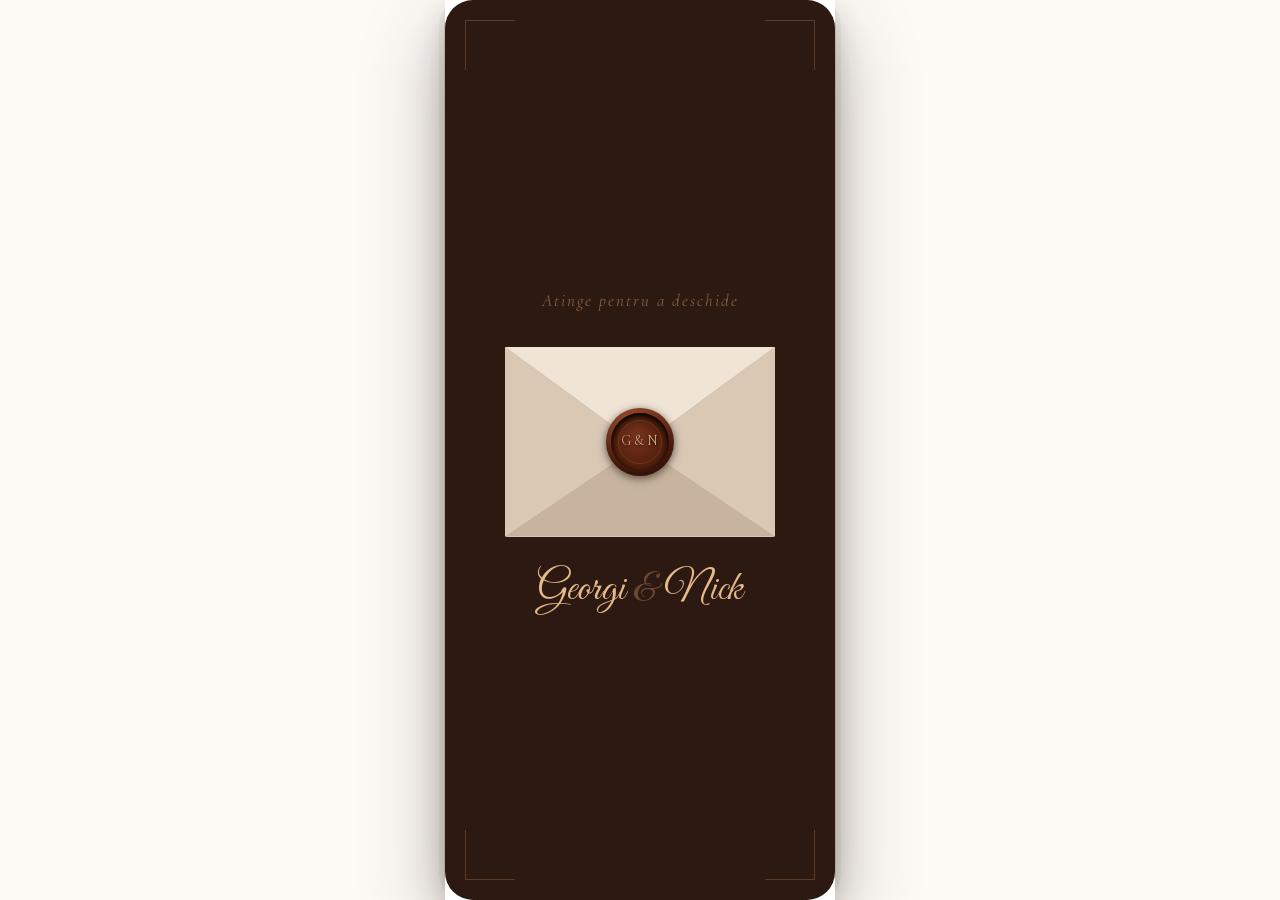
<file: index.html>
<!DOCTYPE html>
<html lang="ro">
<head>
  <meta charset="UTF-8">
  <meta name="viewport" content="width=device-width, initial-scale=1.0">
  <meta name="theme-color" content="#2C1810">
  <meta name="apple-mobile-web-app-status-bar-style" content="black-translucent">
  <title>Invitație Nuntă — Georgi &amp; Nick</title>
  <meta name="description" content="Vă invităm cu drag să fim împreună în ziua nunții noastre — 25 octombrie 2026, Oradea.">

  <!-- Open Graph / WhatsApp / Facebook -->
  <meta property="og:type" content="website">
  <meta property="og:url" content="https://nnyckk.github.io/Wedding_N-G/">
  <meta property="og:title" content="Georgi &amp; Nick — Invitație de nuntă">
  <meta property="og:description" content="Vă invităm cu drag să fim împreună în ziua nunții noastre — 25 octombrie 2026, Oradea.">
  <meta property="og:image" content="https://nnyckk.github.io/Wedding_N-G/media/images/og-image.jpg?v=1">
  <meta property="og:image:width" content="553">
  <meta property="og:image:height" content="1200">
  <meta property="og:locale" content="ro_RO">
  <meta property="og:site_name" content="Georgi &amp; Nick">

  <!-- Twitter -->
  <meta name="twitter:card" content="summary_large_image">
  <meta name="twitter:title" content="Georgi &amp; Nick — Invitație de nuntă">
  <meta name="twitter:description" content="Vă invităm cu drag să fim împreună în ziua nunții noastre — 25 octombrie 2026, Oradea.">
  <meta name="twitter:image" content="https://nnyckk.github.io/Wedding_N-G/media/images/og-image.jpg?v=1">

  <link rel="stylesheet" href="assets/fonts/stylesheet.css">
  <link rel="stylesheet" href="assets/css/layout.css?v=1.3">
  <link rel="stylesheet" href="assets/css/main.css?v=1.4">
  <link rel="stylesheet" href="assets/css/envelope.css?v=1.3">
  <link rel="stylesheet" href="assets/css/rsvp.css?v=1.5">
</head>
<body>
<div id="phone-frame">
<div id="phone-scroll">
<div class="wrapper">

  <!-- ══════════════ 1. HERO ══════════════ -->
  <section class="hero-photo">
    
    <video class="hero-media" autoplay muted loop playsinline disablepictureinpicture x-webkit-airplay="deny" src="media/videos/SaveTheDate_Trailer_v3.mp4"></video>

    <div class="hero-overlay"></div>
    <div class="hero-gradient"></div>

    <div class="hero-names">
      <div class="hero-title fu">Georgi <span class="amp">&amp;</span> Nick</div>
    </div>

    <div class="hero-scroll" aria-hidden="true">
      <svg width="22" height="22" viewBox="0 0 24 24" fill="none" stroke="white" stroke-width="1.5" stroke-linecap="round" stroke-linejoin="round">
        <path d="M6 9l6 6 6-6"/>
      </svg>
    </div>
  </section>

  <!-- ══════════════ 2. INTRO ══════════════ -->
  <section class="section-intro">
    <div class="section-inner">
      <div class="divider-floral">
        <svg width="36" height="22" viewBox="0 0 36 22" fill="none" stroke="currentColor" stroke-width="1.8" aria-hidden="true">
          <circle cx="13" cy="11" r="9"/>
          <circle cx="23" cy="11" r="9"/>
        </svg>
      </div>
      <p class="intro-text">
        Cu mult drag și entuziasm vă invităm să fiți<br>
         alături de noi în ziua în care dragostea noastră devine legământ, alături de binecuvântarea părinților:
      </p>
      <div class="parents-names">
        <p class="parents-pair">Neagoe Mirel <span class="parents-amp">&amp;</span> Neagoe Iudita</p>
        <p class="parents-pair">Maior Gheorghe <span class="parents-amp">&amp;</span> Maior Daniela</p>
      </div>
      <p class="parents-label">și a familiei de onoare</p>
      <div class="parents-names">
        <p class="parents-pair">Bozga Marinel <span class="parents-amp">&amp;</span> Bozga Laura</p>
      </div>
    </div>
  </section>

  <!-- ══════════════ 3. FOTO PRINCIPAL ══════════════ -->
  <div class="photo-arch-wrap">
    <div class="photo-slot photo-slot--hero">
      <img src="media/images/img_01.jpg" alt="Nick și Georgi">
    </div>
    <div class="photo-frame-deco" aria-hidden="true">
      <!-- Floral rosette at arch apex -->
      <svg class="frame-top" viewBox="-16 -16 32 32" xmlns="http://www.w3.org/2000/svg">
        <ellipse cy="-8"  rx="2.5" ry="5"   fill="currentColor" opacity="0.7"/>
        <ellipse cy="8"   rx="2.5" ry="5"   fill="currentColor" opacity="0.7"/>
        <ellipse cx="-8"  rx="5"   ry="2.5" fill="currentColor" opacity="0.7"/>
        <ellipse cx="8"   rx="5"   ry="2.5" fill="currentColor" opacity="0.7"/>
        <circle r="3" fill="currentColor" opacity="0.85"/>
        <circle cx="-11" cy="-11" r="1.2" fill="currentColor" opacity="0.55"/>
        <circle cx="11"  cy="-11" r="1.2" fill="currentColor" opacity="0.55"/>
        <circle cx="-11" cy="11"  r="1.2" fill="currentColor" opacity="0.55"/>
        <circle cx="11"  cy="11"  r="1.2" fill="currentColor" opacity="0.55"/>
      </svg>
    </div>
  </div>

  <section class="section-intro">
    <div class="section-inner">
      
      <p class="intro-text">
        „Dragostea noastră s-a născut în Dumnezeu,<br>crește în Cristos și va rămâne prin harul Lui."
      </p>
      <div class="divider-floral" style="margin-top:22px;margin-bottom:0;">
        <svg width="36" height="22" viewBox="0 0 36 22" fill="none" stroke="currentColor" stroke-width="1.8" aria-hidden="true">
          <circle cx="13" cy="11" r="9"/>
          <circle cx="23" cy="11" r="9"/>
        </svg>
      </div>
    </div>
  </section>

  <!-- ══════════════ 5+6. COUNTDOWN + CALENDAR ══════════════ -->
  <section class="section-countdown">
    <div class="section-inner">
      <p class="cal-eyebrow">Ziua cea mare</p>
      <div class="cd-date">
        <div class="cd-rule" aria-hidden="true">
          <span></span>
          <svg viewBox="0 0 60 16" xmlns="http://www.w3.org/2000/svg">
            <circle cx="8"  cy="8" r="1.2" fill="currentColor"/>
            <circle cx="14" cy="8" r="1.8" fill="currentColor"/>
            <path d="M30 2 L38 8 L30 14 L22 8Z" fill="none" stroke="currentColor" stroke-width="0.8"/>
            <path d="M30 5 L34 8 L30 11 L26 8Z" fill="currentColor" opacity="0.75"/>
            <circle cx="46" cy="8" r="1.8" fill="currentColor"/>
            <circle cx="52" cy="8" r="1.2" fill="currentColor"/>
          </svg>
          <span></span>
        </div>
        <p class="cd-weekday">Duminică</p>
        <p class="cd-date-main">
          <span class="cd-day-num">25</span>
          <span class="cd-month">Octombrie</span>
          <span class="cd-year">2026</span>
        </p>
        <div class="cd-rule" aria-hidden="true">
          <span></span>
          <svg viewBox="0 0 60 16" xmlns="http://www.w3.org/2000/svg">
            <circle cx="8"  cy="8" r="1.2" fill="currentColor"/>
            <circle cx="14" cy="8" r="1.8" fill="currentColor"/>
            <path d="M30 2 L38 8 L30 14 L22 8Z" fill="none" stroke="currentColor" stroke-width="0.8"/>
            <path d="M30 5 L34 8 L30 11 L26 8Z" fill="currentColor" opacity="0.75"/>
            <circle cx="46" cy="8" r="1.8" fill="currentColor"/>
            <circle cx="52" cy="8" r="1.2" fill="currentColor"/>
          </svg>
          <span></span>
        </div>
      </div>
      <p class="cd-label">Mai rămân</p>
      <div class="countdown-grid">
        <div class="cd-item">
          <div class="flip-clock" id="fc-days">
            <div class="fc-half fc-bg-top"><div class="fc-inner"><span>--</span></div></div>
            <div class="fc-half fc-bg-bottom"><div class="fc-inner"><span>--</span></div></div>
            <div class="fc-half fc-flap"><div class="fc-inner"><span>--</span></div></div>
            <div class="fc-half fc-reveal"><div class="fc-inner"><span>--</span></div></div>
            <div class="fc-line"></div>
          </div>
          <div class="cd-unit">Zile</div>
        </div>
        <div class="cd-sep">:</div>
        <div class="cd-item">
          <div class="flip-clock" id="fc-hours">
            <div class="fc-half fc-bg-top"><div class="fc-inner"><span>--</span></div></div>
            <div class="fc-half fc-bg-bottom"><div class="fc-inner"><span>--</span></div></div>
            <div class="fc-half fc-flap"><div class="fc-inner"><span>--</span></div></div>
            <div class="fc-half fc-reveal"><div class="fc-inner"><span>--</span></div></div>
            <div class="fc-line"></div>
          </div>
          <div class="cd-unit">Ore</div>
        </div>
        <div class="cd-sep">:</div>
        <div class="cd-item">
          <div class="flip-clock" id="fc-mins">
            <div class="fc-half fc-bg-top"><div class="fc-inner"><span>--</span></div></div>
            <div class="fc-half fc-bg-bottom"><div class="fc-inner"><span>--</span></div></div>
            <div class="fc-half fc-flap"><div class="fc-inner"><span>--</span></div></div>
            <div class="fc-half fc-reveal"><div class="fc-inner"><span>--</span></div></div>
            <div class="fc-line"></div>
          </div>
          <div class="cd-unit">Minute</div>
        </div>
        <div class="cd-sep">:</div>
        <div class="cd-item">
          <div class="flip-clock" id="fc-secs">
            <div class="fc-half fc-bg-top"><div class="fc-inner"><span>--</span></div></div>
            <div class="fc-half fc-bg-bottom"><div class="fc-inner"><span>--</span></div></div>
            <div class="fc-half fc-flap"><div class="fc-inner"><span>--</span></div></div>
            <div class="fc-half fc-reveal"><div class="fc-inner"><span>--</span></div></div>
            <div class="fc-line"></div>
          </div>
          <div class="cd-unit">Secunde</div>
        </div>
      </div>

      <!-- Calendar -->
      <div class="cal-card">
      <p class="cal-month">Octombrie 2026</p>
      <div class="cal-grid">
        <div class="cal-dname">LUN</div><div class="cal-dname">MAR</div>
        <div class="cal-dname">MIE</div><div class="cal-dname">JOI</div>
        <div class="cal-dname">VIN</div><div class="cal-dname">SÂM</div>
        <div class="cal-dname">DUM</div>
        <div class="cal-day"></div><div class="cal-day"></div><div class="cal-day"></div>
        <div class="cal-day">1</div><div class="cal-day">2</div>
        <div class="cal-day">3</div><div class="cal-day">4</div>

        <div class="cal-day">5</div><div class="cal-day">6</div>
        <div class="cal-day">7</div><div class="cal-day">8</div>
        <div class="cal-day">9</div><div class="cal-day">10</div>
        <div class="cal-day">11</div>

        <div class="cal-day">12</div><div class="cal-day">13</div>
        <div class="cal-day">14</div><div class="cal-day">15</div>
        <div class="cal-day">16</div><div class="cal-day">17</div>
        <div class="cal-day">18</div>

        <div class="cal-day">19</div><div class="cal-day">20</div>
        <div class="cal-day">21</div><div class="cal-day">22</div>
        <div class="cal-day">23</div><div class="cal-day">24</div>
        <div class="cal-day active heart">25</div>

        <div class="cal-day">26</div><div class="cal-day">27</div>
        <div class="cal-day">28</div><div class="cal-day">29</div>
        <div class="cal-day">30</div><div class="cal-day">31</div>
      </div>
      </div>
    </div>
  </section>

  <!-- ══════════════ 7. FOTO 2 ══════════════ -->
  <div class="photo-rect-wrap">
    <span class="prc prc--tl" aria-hidden="true"></span>
    <span class="prc prc--tr" aria-hidden="true"></span>
    <span class="prc prc--bl" aria-hidden="true"></span>
    <span class="prc prc--br" aria-hidden="true"></span>
    <div class="photo-slot photo-slot--sm">
      <img src="media/images/img_02.jpg" alt="Nick si Georgi">
    </div>
  </div>

  <!-- ══════════════ 8. LOCAȚIE ══════════════ -->
  <section class="section-venue">
    <div class="section-inner">
      <p class="section-title">Locații</p>
      <div class="cd-cal-sep" aria-hidden="true">
        <span></span>
        <svg viewBox="0 0 60 16" xmlns="http://www.w3.org/2000/svg">
          <circle cx="8"  cy="8" r="1.2" fill="currentColor"/>
          <circle cx="14" cy="8" r="1.8" fill="currentColor"/>
          <path d="M30 2 L38 8 L30 14 L22 8Z" fill="none" stroke="currentColor" stroke-width="0.8"/>
          <path d="M30 5 L34 8 L30 11 L26 8Z" fill="currentColor" opacity="0.75"/>
          <circle cx="46" cy="8" r="1.8" fill="currentColor"/>
          <circle cx="52" cy="8" r="1.2" fill="currentColor"/>
        </svg>
        <span></span>
      </div>

      <div class="venue-timeline">

        <!-- Ceremonie -->
        <div class="vt-card">
          <p class="vt-label">Ceremonie</p>
          <p class="vt-city">Oradea</p>
          <p class="vt-name">First Baptist Church</p>
          <p class="vt-time">14:00</p>
          <a class="vt-link" href="https://www.google.com/maps/place/First+Baptist+Church/@47.0561843,21.9391911,17z/data=!3m1!4b1!4m6!3m5!1s0x47464772a3dcc4c3:0x3cc64777d2edb13c!8m2!3d47.0561843!4d21.941766!16s%2Fg%2F11q2s4b14y?entry=ttu&g_ep=EgoyMDI2MDYxMC4wIKXMDSoASAFQAw%3D%3D" target="_blank" rel="noopener">
            <svg class="vt-link-pin" viewBox="0 0 24 24" width="13" height="13" aria-hidden="true">
              <path fill="currentColor" d="M12 2C8.13 2 5 5.13 5 9c0 5.25 7 13 7 13s7-7.75 7-13c0-3.87-3.13-7-7-7zm0 9.5A2.5 2.5 0 1 1 12 6.5a2.5 2.5 0 0 1 0 5z"/>
            </svg>
            <span>Vezi pe hartă</span>
          </a>
        </div>

        <!-- Conector -->
        <div class="vt-connector" aria-hidden="true">
          <span></span>
          <svg viewBox="0 0 10 10" xmlns="http://www.w3.org/2000/svg" width="10" height="10">
            <path d="M5 0 L10 5 L5 10 L0 5Z" fill="currentColor"/>
          </svg>
          <span></span>
        </div>

        <!-- Recepție -->
        <div class="vt-card">
          <p class="vt-label">Recepție</p>
          <p class="vt-city">Oradea</p>
          <p class="vt-name">Palazzo Grand Hall</p>
          <p class="vt-time">16:30</p>
          <a class="vt-link" href="https://www.google.com/maps/place/Palazzo+Grand+Hall/@47.0234608,21.9395054,17z/data=!3m1!4b1!4m6!3m5!1s0x47463900306ed901:0xc481ce3e0e865402!8m2!3d47.0234608!4d21.9420803!16s%2Fg%2F11yh1g_gz_?entry=ttu&g_ep=EgoyMDI2MDQyMi4wIKXMDSoASAFQAw%3D%3D" target="_blank" rel="noopener">
            <svg class="vt-link-pin" viewBox="0 0 24 24" width="13" height="13" aria-hidden="true">
              <path fill="currentColor" d="M12 2C8.13 2 5 5.13 5 9c0 5.25 7 13 7 13s7-7.75 7-13c0-3.87-3.13-7-7-7zm0 9.5A2.5 2.5 0 1 1 12 6.5a2.5 2.5 0 0 1 0 5z"/>
            </svg>
            <span>Vezi pe hartă</span>
          </a>
        </div>

      </div>
    </div>
  </section>

  <!-- ══════════════ 9. FOTO 3 ══════════════ -->
  <div class="section-venue-photo">
    <div class="photo-slot photo-slot--md">
      <img src="media/images/locatie.png" alt="Palazzo Grand Hall">
    </div>
  </div>

  <!-- ══════════════ 10. DRESS CODE ══════════════ -->
  <section class="section-dress">
    <div class="section-inner">
      <p class="section-title">Cod vestimentar</p>
      <div class="cd-cal-sep" aria-hidden="true">
        <span></span>
        <svg viewBox="0 0 60 16" xmlns="http://www.w3.org/2000/svg">
          <circle cx="8"  cy="8" r="1.2" fill="currentColor"/>
          <circle cx="14" cy="8" r="1.8" fill="currentColor"/>
          <path d="M30 2 L38 8 L30 14 L22 8Z" fill="none" stroke="currentColor" stroke-width="0.8"/>
          <path d="M30 5 L34 8 L30 11 L26 8Z" fill="currentColor" opacity="0.75"/>
          <circle cx="46" cy="8" r="1.8" fill="currentColor"/>
          <circle cx="52" cy="8" r="1.2" fill="currentColor"/>
        </svg>
        <span></span>
      </div>
      <p class="dress-formal">Nuanțe</p>
      <div class="dress-palette">
        <div class="dress-swatch">
          <span class="swatch-circle" style="background:#C9A882;"></span>
          <span class="swatch-label">Crem</span>
        </div>
        <div class="dress-swatch">
          <span class="swatch-circle" style="background:#5C3A1E;"></span>
          <span class="swatch-label">Maro</span>
        </div>
        <div class="dress-swatch">
          <span class="swatch-circle" style="background:#623836;"></span>
          <span class="swatch-label">Burgundy</span>
        </div>
        <div class="dress-swatch">
          <span class="swatch-circle" style="background:#4B5320;"></span>
          <span class="swatch-label">Verde</span>
        </div>
        <div class="dress-swatch">
          <span class="swatch-circle" style="background:#465F73;"></span>
          <span class="swatch-label">Albastru</span>
        </div>
        <div class="dress-swatch">
          <span class="swatch-circle" style="background:#B5623A;"></span>
          <span class="swatch-label">Siena</span>
        </div>
        <div class="dress-swatch">
          <span class="swatch-circle" style="background:#1A1010;"></span>
          <span class="swatch-label">Negru</span>
        </div>
      </div>
      <p class="dress-note">Ne dorim ca ziua noastră să fie înconjurată de o armonie vizuală aparte. Vă invităm să alegeți ținute în tonurile de mai sus, pentru a crea împreună o atmosferă elegantă și unitară.</p>
    </div>
  </section>

  <!-- ══════════════ 11. FOTO 4 ══════════════ -->
  <div class="photo-rect-wrap">
    <span class="prc prc--tl" aria-hidden="true"></span>
    <span class="prc prc--tr" aria-hidden="true"></span>
    <span class="prc prc--bl" aria-hidden="true"></span>
    <span class="prc prc--br" aria-hidden="true"></span>
    <div class="photo-slot photo-slot--sm">
      <img src="media/images/img_03.jpg" alt="Nick si Georgi">
    </div>
  </div>

  <!-- ══════════════ 12. CONFIRMARE ══════════════ -->
  <section class="section-confirm">
    <div class="section-inner">
      <p class="section-title">Confirmare</p>
      <div class="cd-cal-sep" aria-hidden="true">
        <span></span>
        <svg viewBox="0 0 60 16" xmlns="http://www.w3.org/2000/svg">
          <circle cx="8"  cy="8" r="1.2" fill="currentColor"/>
          <circle cx="14" cy="8" r="1.8" fill="currentColor"/>
          <path d="M30 2 L38 8 L30 14 L22 8Z" fill="none" stroke="currentColor" stroke-width="0.8"/>
          <path d="M30 5 L34 8 L30 11 L26 8Z" fill="currentColor" opacity="0.75"/>
          <circle cx="46" cy="8" r="1.8" fill="currentColor"/>
          <circle cx="52" cy="8" r="1.2" fill="currentColor"/>
        </svg>
        <span></span>
      </div>
      <p class="confirm-text">Vă rugăm să confirmați prezența voastră până la <strong>1 octombrie 2026</strong>.</p>

      <div class="confirm-online">
        <button class="confirm-online-btn" onclick="openRsvp()">Confirmă online</button>
      </div>

      <div class="confirm-or">
        <span></span>
        <p>sau contactați-ne direct</p>
        <span></span>
      </div>

      <div class="confirm-contacts">
        <div class="confirm-contact">
          <span class="confirm-name">Nick</span>
          <a class="confirm-phone" href="tel:+40775698767">
            <svg viewBox="0 0 24 24" width="13" height="13" aria-hidden="true"><path fill="currentColor" d="M6.6 10.8c1.4 2.8 3.8 5.1 6.6 6.6l2.2-2.2c.3-.3.7-.4 1-.2 1.1.4 2.3.6 3.6.6.6 0 1 .4 1 1V20c0 .6-.4 1-1 1C10.6 21 3 13.4 3 4c0-.6.4-1 1-1h3.5c.6 0 1 .4 1 1 0 1.2.2 2.4.6 3.6.1.4 0 .8-.3 1.1l-2.2 2.1z"/></svg>
            <span>0775 698 767</span>
          </a>
          <a class="confirm-email" href="mailto:neagoe.nick@gmail.com">
            <svg viewBox="0 0 24 24" width="12" height="12" aria-hidden="true"><path fill="currentColor" d="M3 5h18c.6 0 1 .4 1 1v12c0 .6-.4 1-1 1H3c-.6 0-1-.4-1-1V6c0-.6.4-1 1-1zm9 7L4 7v1l8 5 8-5V7l-8 5z"/></svg>
            <span>neagoe.nick@gmail.com</span>
          </a>
        </div>
        <div class="confirm-contact">
          <span class="confirm-name">Georgi</span>
          <a class="confirm-phone" href="tel:+40771290702">
            <svg viewBox="0 0 24 24" width="13" height="13" aria-hidden="true"><path fill="currentColor" d="M6.6 10.8c1.4 2.8 3.8 5.1 6.6 6.6l2.2-2.2c.3-.3.7-.4 1-.2 1.1.4 2.3.6 3.6.6.6 0 1 .4 1 1V20c0 .6-.4 1-1 1C10.6 21 3 13.4 3 4c0-.6.4-1 1-1h3.5c.6 0 1 .4 1 1 0 1.2.2 2.4.6 3.6.1.4 0 .8-.3 1.1l-2.2 2.1z"/></svg>
            <span>0771 290 702</span>
          </a>
          <a class="confirm-email" href="mailto:georgianamaior@gmail.com">
            <svg viewBox="0 0 24 24" width="12" height="12" aria-hidden="true"><path fill="currentColor" d="M3 5h18c.6 0 1 .4 1 1v12c0 .6-.4 1-1 1H3c-.6 0-1-.4-1-1V6c0-.6.4-1 1-1zm9 7L4 7v1l8 5 8-5V7l-8 5z"/></svg>
            <span>georgianamaior@gmail.com</span>
          </a>
        </div>
      </div>
    </div>
  </section>

  <!-- ══════════════ 14. MULȚUMIRI ══════════════ -->
  <section class="section-thanks">
    <div class="section-inner">
      <p class="caps" style="color:var(--color-text-muted);margin-bottom:10px;font-size:16px;text-transform:none;letter-spacing:0.2px;">Vă așteptăm să fiți alături de noi!</p>
      <p class="script" style="font-size:56px;color:var(--color-coffee);">Mulțumim!</p>
      <div class="divider-floral" style="margin-top:20px;margin-bottom:0;">
        <svg width="36" height="22" viewBox="0 0 36 22" fill="none" stroke="currentColor" stroke-width="1.8" aria-hidden="true">
          <circle cx="13" cy="11" r="9"/>
          <circle cx="23" cy="11" r="9"/>
        </svg>
      </div>
    </div>
  </section>

  <!-- ══════════════ FOTO FINAL ══════════════ -->
  <div class="photo-footer">
    <img src="media/images/BabyPhoto.jpg" alt="Nick si Georgi as babys">
  </div>

</div><!-- .wrapper -->
</div><!-- #phone-scroll -->

<!-- Intro overlay -->
<div id="intro-overlay">
  <div class="env-corner tl"></div>
  <div class="env-corner tr"></div>
  <div class="env-corner bl"></div>
  <div class="env-corner br"></div>

  <p class="env-hint">Atinge pentru a deschide</p>

  <div class="envelope-wrap" id="envelope-wrap">
    <div class="env-base"></div>
    <div class="env-flap env-flap-left"></div>
    <div class="env-flap env-flap-right"></div>
    <div class="env-flap env-flap-bottom"></div>
    <div class="env-flap env-flap-top"></div>
    <svg class="env-lines" viewBox="0 0 270 190" xmlns="http://www.w3.org/2000/svg">
      <line x1="0"   y1="0"   x2="135" y2="99" stroke="rgba(160,148,130,0.25)" stroke-width="0.5"/>
      <line x1="270" y1="0"   x2="135" y2="99" stroke="rgba(160,148,130,0.25)" stroke-width="0.5"/>
      <line x1="0"   y1="190" x2="135" y2="99" stroke="rgba(160,148,130,0.25)" stroke-width="0.5"/>
      <line x1="270" y1="190" x2="135" y2="99" stroke="rgba(160,148,130,0.25)" stroke-width="0.5"/>
    </svg>
    <div class="env-seal-wrap">
      <div class="seal-outer">
        <div class="seal-inner">
          <div class="seal-ring">
            <span class="seal-text">G&amp;N</span>
          </div>
        </div>
      </div>
    </div>
  </div>

  <div class="env-names">
    <span class="env-name-script">Georgi</span>
    <span class="env-amp">&amp;</span>
    <span class="env-name-script">Nick</span>
  </div>
</div>

<audio id="bg-audio" loop src="media/audio/I See The Light (From Tangled).mp3"></audio>

<!-- Buton muzică floating -->
<button id="music-btn" onclick="toggleMusic()" aria-label="Play / Pause muzică">
  <span class="material-symbols-rounded" id="music-icon">play_arrow</span>
</button>

<!-- RSVP Modal -->
<div id="rsvp-overlay" aria-hidden="true">
  <div class="rsvp-modal" role="dialog" aria-label="Confirmare prezență">

    <button class="rsvp-close" onclick="closeRsvp()" aria-label="Închide">×</button>

    <div class="rsvp-header">
      <p class="rsvp-title">Confirmă prezența</p>
      <div class="rsvp-divider">
        <span></span>
        <svg width="7" height="7" viewBox="0 0 8 8" xmlns="http://www.w3.org/2000/svg"><path d="M4 0L8 4L4 8L0 4Z" fill="currentColor"/></svg>
        <span></span>
      </div>
    </div>

    <div class="rsvp-scroll">
    <form id="rsvp-form" onsubmit="submitRsvp(event)">

      <!-- Din partea cui (o singură dată, pentru tot grupul) -->
      <div class="rsvp-dropdown">
        <button type="button" class="rsvp-dropdown-trigger placeholder" data-placeholder="Din partea cui veniți?">
          <span class="rsvp-dropdown-value">Din partea cui veniți?</span>
          <svg class="rsvp-dropdown-arrow" viewBox="0 0 10 6" xmlns="http://www.w3.org/2000/svg" width="10" height="6"><path d="M1 1l4 4 4-4" stroke="currentColor" stroke-width="1.5" fill="none" stroke-linecap="round"/></svg>
        </button>
        <ul class="rsvp-dropdown-list">
          <li data-value="mire">Partea mirelui</li>
          <li data-value="mireasa">Partea miresei</li>
        </ul>
        <input type="hidden" name="side" value="">
      </div>

      <!-- Persoana 1 (permanentă) -->
      <div class="rsvp-person">
        <p class="rsvp-person-label">Persoana 1</p>
        <input type="text" name="name_0" placeholder="Nume și prenume" class="rsvp-input">
        <div class="rsvp-dropdown">
          <button type="button" class="rsvp-dropdown-trigger placeholder" data-placeholder="Alege meniul">
            <span class="rsvp-dropdown-value">Alege meniul</span>
            <svg class="rsvp-dropdown-arrow" viewBox="0 0 10 6" xmlns="http://www.w3.org/2000/svg" width="10" height="6"><path d="M1 1l4 4 4-4" stroke="currentColor" stroke-width="1.5" fill="none" stroke-linecap="round"/></svg>
          </button>
          <ul class="rsvp-dropdown-list">
            <li data-value="adult">Meniu Adult</li>
            <li data-value="child">Meniu Copil</li>
          </ul>
          <input type="hidden" name="type_0" value="">
        </div>
      </div>

      <!-- Persoane adăugate dinamic -->
      <div id="rsvp-extra"></div>

      <button type="button" class="rsvp-add-btn" onclick="addRsvpGuest()">+ Adaugă persoană</button>

      <textarea class="rsvp-textarea" name="notes" placeholder="Notițe sau mențiuni speciale (alergii, meniu vegetarian etc.)…"></textarea>

      <div id="rsvp-status" class="rsvp-status" aria-live="polite"></div>

      <button type="submit" class="rsvp-submit">Confirmă prezența</button>
    </form>
    </div>

  </div>
</div>

</div><!-- #phone-frame -->

<script src="assets/js/envelope.js?v=1.3"></script>
<script src="assets/js/rsvp.js?v=1.3"></script>
<script src="assets/js/main.js?v=1.4"></script>
</body>
</html>
</file>
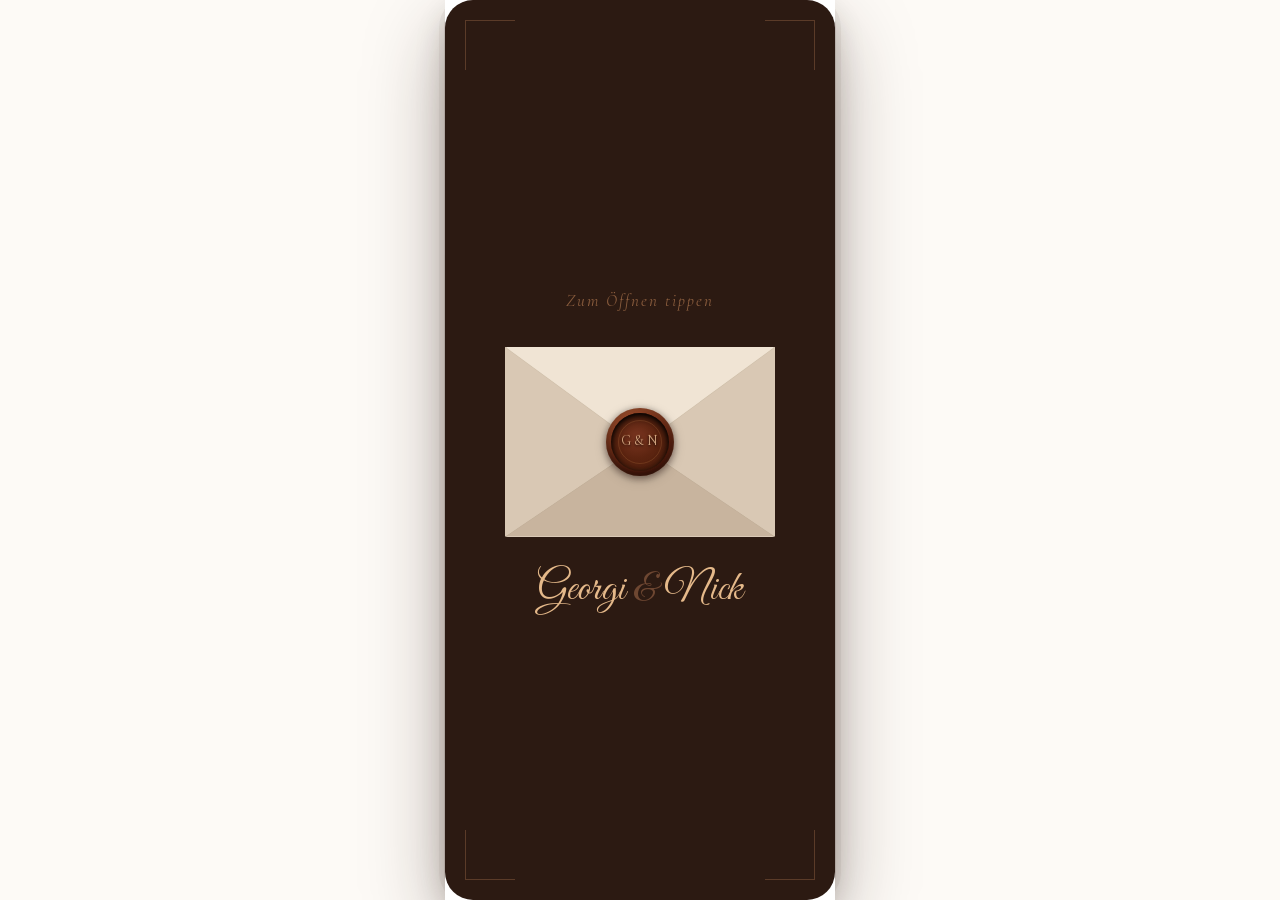
<file: de.html>
<!DOCTYPE html>
<html lang="de">
<head>
  <meta charset="UTF-8">
  <meta name="viewport" content="width=device-width, initial-scale=1.0">
  <meta name="theme-color" content="#2C1810">
  <meta name="apple-mobile-web-app-status-bar-style" content="black-translucent">
  <title>Hochzeitseinladung — Georgi &amp; Nick</title>
  <meta name="description" content="Wir laden euch von Herzen ein, an unserem Hochzeitstag dabei zu sein — 25. Oktober 2026, Oradea.">

  <!-- Open Graph / WhatsApp / Facebook -->
  <meta property="og:type" content="website">
  <meta property="og:url" content="https://nnyckk.github.io/Wedding_N-G/de.html">
  <meta property="og:title" content="Georgi &amp; Nick — Hochzeitseinladung">
  <meta property="og:description" content="Wir laden euch von Herzen ein, an unserem Hochzeitstag dabei zu sein — 25. Oktober 2026, Oradea.">
  <meta property="og:image" content="https://nnyckk.github.io/Wedding_N-G/media/images/og-image.jpg?v=1">
  <meta property="og:image:width" content="553">
  <meta property="og:image:height" content="1200">
  <meta property="og:locale" content="de_DE">
  <meta property="og:site_name" content="Georgi &amp; Nick">

  <!-- Twitter -->
  <meta name="twitter:card" content="summary_large_image">
  <meta name="twitter:title" content="Georgi &amp; Nick — Hochzeitseinladung">
  <meta name="twitter:description" content="Wir laden euch von Herzen ein, an unserem Hochzeitstag dabei zu sein — 25. Oktober 2026, Oradea.">
  <meta name="twitter:image" content="https://nnyckk.github.io/Wedding_N-G/media/images/og-image.jpg?v=1">

  <link rel="stylesheet" href="assets/fonts/stylesheet.css">
  <link rel="stylesheet" href="assets/css/layout.css?v=1.3">
  <link rel="stylesheet" href="assets/css/main.css?v=1.4">
  <link rel="stylesheet" href="assets/css/envelope.css?v=1.3">
  <link rel="stylesheet" href="assets/css/rsvp.css?v=1.5">
</head>
<body>
<div id="phone-frame">
<div id="phone-scroll">
<div class="wrapper">

  <!-- ══════════════ 1. HERO ══════════════ -->
  <section class="hero-photo">

    <video class="hero-media" autoplay muted loop playsinline disablepictureinpicture x-webkit-airplay="deny" src="media/videos/SaveTheDate_Trailer_v3.mp4"></video>

    <div class="hero-overlay"></div>
    <div class="hero-gradient"></div>

    <div class="hero-names">
      <div class="hero-title fu">Georgi <span class="amp">&amp;</span> Nick</div>
    </div>

    <div class="hero-scroll" aria-hidden="true">
      <svg width="22" height="22" viewBox="0 0 24 24" fill="none" stroke="white" stroke-width="1.5" stroke-linecap="round" stroke-linejoin="round">
        <path d="M6 9l6 6 6-6"/>
      </svg>
    </div>
  </section>

  <!-- ══════════════ 2. INTRO ══════════════ -->
  <section class="section-intro">
    <div class="section-inner">
      <div class="divider-floral">
        <svg width="36" height="22" viewBox="0 0 36 22" fill="none" stroke="currentColor" stroke-width="1.8" aria-hidden="true">
          <circle cx="13" cy="11" r="9"/>
          <circle cx="23" cy="11" r="9"/>
        </svg>
      </div>
      <p class="intro-text">
        Mit großer Freude und Herzlichkeit laden wir euch ein,<br>
         an dem Tag bei uns zu sein, an dem unsere Liebe zum Bund wird — mit dem Segen unserer Eltern:
      </p>
      <div class="parents-names">
        <p class="parents-pair">Maior Gheorghe <span class="parents-amp">&amp;</span> Maior Daniela</p>
        <p class="parents-pair">Neagoe Mirel <span class="parents-amp">&amp;</span> Neagoe Iudita</p>
      </div>
      <p class="parents-label">und der Ehrenfamilie</p>
      <div class="parents-names">
        <p class="parents-pair">Bozga Marinel <span class="parents-amp">&amp;</span> Bozga Laura</p>
      </div>
    </div>
  </section>

  <!-- ══════════════ 3. FOTO PRINCIPAL ══════════════ -->
  <div class="photo-arch-wrap">
    <div class="photo-slot photo-slot--hero">
      <img src="media/images/img_01.jpg" alt="Nick und Georgi">
    </div>
    <div class="photo-frame-deco" aria-hidden="true">
      <!-- Floral rosette at arch apex -->
      <svg class="frame-top" viewBox="-16 -16 32 32" xmlns="http://www.w3.org/2000/svg">
        <ellipse cy="-8"  rx="2.5" ry="5"   fill="currentColor" opacity="0.7"/>
        <ellipse cy="8"   rx="2.5" ry="5"   fill="currentColor" opacity="0.7"/>
        <ellipse cx="-8"  rx="5"   ry="2.5" fill="currentColor" opacity="0.7"/>
        <ellipse cx="8"   rx="5"   ry="2.5" fill="currentColor" opacity="0.7"/>
        <circle r="3" fill="currentColor" opacity="0.85"/>
        <circle cx="-11" cy="-11" r="1.2" fill="currentColor" opacity="0.55"/>
        <circle cx="11"  cy="-11" r="1.2" fill="currentColor" opacity="0.55"/>
        <circle cx="-11" cy="11"  r="1.2" fill="currentColor" opacity="0.55"/>
        <circle cx="11"  cy="11"  r="1.2" fill="currentColor" opacity="0.55"/>
      </svg>
    </div>
  </div>

  <section class="section-intro">
    <div class="section-inner">

      <p class="intro-text">
        „Unsere Liebe ist in Gott geboren,<br>wächst in Christus und bleibt durch seine Gnade."
      </p>
      <div class="divider-floral" style="margin-top:22px;margin-bottom:0;">
        <svg width="36" height="22" viewBox="0 0 36 22" fill="none" stroke="currentColor" stroke-width="1.8" aria-hidden="true">
          <circle cx="13" cy="11" r="9"/>
          <circle cx="23" cy="11" r="9"/>
        </svg>
      </div>
    </div>
  </section>

  <!-- ══════════════ 5+6. COUNTDOWN + CALENDAR ══════════════ -->
  <section class="section-countdown">
    <div class="section-inner">
      <p class="cal-eyebrow">Der große Tag</p>
      <div class="cd-date">
        <div class="cd-rule" aria-hidden="true">
          <span></span>
          <svg viewBox="0 0 60 16" xmlns="http://www.w3.org/2000/svg">
            <circle cx="8"  cy="8" r="1.2" fill="currentColor"/>
            <circle cx="14" cy="8" r="1.8" fill="currentColor"/>
            <path d="M30 2 L38 8 L30 14 L22 8Z" fill="none" stroke="currentColor" stroke-width="0.8"/>
            <path d="M30 5 L34 8 L30 11 L26 8Z" fill="currentColor" opacity="0.75"/>
            <circle cx="46" cy="8" r="1.8" fill="currentColor"/>
            <circle cx="52" cy="8" r="1.2" fill="currentColor"/>
          </svg>
          <span></span>
        </div>
        <p class="cd-weekday">Sonntag</p>
        <p class="cd-date-main">
          <span class="cd-day-num">25</span>
          <span class="cd-month">Oktober</span>
          <span class="cd-year">2026</span>
        </p>
        <div class="cd-rule" aria-hidden="true">
          <span></span>
          <svg viewBox="0 0 60 16" xmlns="http://www.w3.org/2000/svg">
            <circle cx="8"  cy="8" r="1.2" fill="currentColor"/>
            <circle cx="14" cy="8" r="1.8" fill="currentColor"/>
            <path d="M30 2 L38 8 L30 14 L22 8Z" fill="none" stroke="currentColor" stroke-width="0.8"/>
            <path d="M30 5 L34 8 L30 11 L26 8Z" fill="currentColor" opacity="0.75"/>
            <circle cx="46" cy="8" r="1.8" fill="currentColor"/>
            <circle cx="52" cy="8" r="1.2" fill="currentColor"/>
          </svg>
          <span></span>
        </div>
      </div>
      <p class="cd-label">Noch</p>
      <div class="countdown-grid">
        <div class="cd-item">
          <div class="flip-clock" id="fc-days">
            <div class="fc-half fc-bg-top"><div class="fc-inner"><span>--</span></div></div>
            <div class="fc-half fc-bg-bottom"><div class="fc-inner"><span>--</span></div></div>
            <div class="fc-half fc-flap"><div class="fc-inner"><span>--</span></div></div>
            <div class="fc-half fc-reveal"><div class="fc-inner"><span>--</span></div></div>
            <div class="fc-line"></div>
          </div>
          <div class="cd-unit">Tage</div>
        </div>
        <div class="cd-sep">:</div>
        <div class="cd-item">
          <div class="flip-clock" id="fc-hours">
            <div class="fc-half fc-bg-top"><div class="fc-inner"><span>--</span></div></div>
            <div class="fc-half fc-bg-bottom"><div class="fc-inner"><span>--</span></div></div>
            <div class="fc-half fc-flap"><div class="fc-inner"><span>--</span></div></div>
            <div class="fc-half fc-reveal"><div class="fc-inner"><span>--</span></div></div>
            <div class="fc-line"></div>
          </div>
          <div class="cd-unit">Stunden</div>
        </div>
        <div class="cd-sep">:</div>
        <div class="cd-item">
          <div class="flip-clock" id="fc-mins">
            <div class="fc-half fc-bg-top"><div class="fc-inner"><span>--</span></div></div>
            <div class="fc-half fc-bg-bottom"><div class="fc-inner"><span>--</span></div></div>
            <div class="fc-half fc-flap"><div class="fc-inner"><span>--</span></div></div>
            <div class="fc-half fc-reveal"><div class="fc-inner"><span>--</span></div></div>
            <div class="fc-line"></div>
          </div>
          <div class="cd-unit">Minuten</div>
        </div>
        <div class="cd-sep">:</div>
        <div class="cd-item">
          <div class="flip-clock" id="fc-secs">
            <div class="fc-half fc-bg-top"><div class="fc-inner"><span>--</span></div></div>
            <div class="fc-half fc-bg-bottom"><div class="fc-inner"><span>--</span></div></div>
            <div class="fc-half fc-flap"><div class="fc-inner"><span>--</span></div></div>
            <div class="fc-half fc-reveal"><div class="fc-inner"><span>--</span></div></div>
            <div class="fc-line"></div>
          </div>
          <div class="cd-unit">Sekunden</div>
        </div>
      </div>

      <!-- Calendar -->
      <div class="cal-card">
      <p class="cal-month">Oktober 2026</p>
      <div class="cal-grid">
        <div class="cal-dname">MO</div><div class="cal-dname">DI</div>
        <div class="cal-dname">MI</div><div class="cal-dname">DO</div>
        <div class="cal-dname">FR</div><div class="cal-dname">SA</div>
        <div class="cal-dname">SO</div>
        <div class="cal-day"></div><div class="cal-day"></div><div class="cal-day"></div>
        <div class="cal-day">1</div><div class="cal-day">2</div>
        <div class="cal-day">3</div><div class="cal-day">4</div>

        <div class="cal-day">5</div><div class="cal-day">6</div>
        <div class="cal-day">7</div><div class="cal-day">8</div>
        <div class="cal-day">9</div><div class="cal-day">10</div>
        <div class="cal-day">11</div>

        <div class="cal-day">12</div><div class="cal-day">13</div>
        <div class="cal-day">14</div><div class="cal-day">15</div>
        <div class="cal-day">16</div><div class="cal-day">17</div>
        <div class="cal-day">18</div>

        <div class="cal-day">19</div><div class="cal-day">20</div>
        <div class="cal-day">21</div><div class="cal-day">22</div>
        <div class="cal-day">23</div><div class="cal-day">24</div>
        <div class="cal-day active heart">25</div>

        <div class="cal-day">26</div><div class="cal-day">27</div>
        <div class="cal-day">28</div><div class="cal-day">29</div>
        <div class="cal-day">30</div><div class="cal-day">31</div>
      </div>
      </div>
    </div>
  </section>

  <!-- ══════════════ 7. FOTO 2 ══════════════ -->
  <div class="photo-rect-wrap">
    <span class="prc prc--tl" aria-hidden="true"></span>
    <span class="prc prc--tr" aria-hidden="true"></span>
    <span class="prc prc--bl" aria-hidden="true"></span>
    <span class="prc prc--br" aria-hidden="true"></span>
    <div class="photo-slot photo-slot--sm">
      <img src="media/images/img_02.jpg" alt="Nick und Georgi">
    </div>
  </div>

  <!-- ══════════════ 8. LOCAȚIE ══════════════ -->
  <section class="section-venue">
    <div class="section-inner">
      <p class="section-title">Orte</p>
      <div class="cd-cal-sep" aria-hidden="true">
        <span></span>
        <svg viewBox="0 0 60 16" xmlns="http://www.w3.org/2000/svg">
          <circle cx="8"  cy="8" r="1.2" fill="currentColor"/>
          <circle cx="14" cy="8" r="1.8" fill="currentColor"/>
          <path d="M30 2 L38 8 L30 14 L22 8Z" fill="none" stroke="currentColor" stroke-width="0.8"/>
          <path d="M30 5 L34 8 L30 11 L26 8Z" fill="currentColor" opacity="0.75"/>
          <circle cx="46" cy="8" r="1.8" fill="currentColor"/>
          <circle cx="52" cy="8" r="1.2" fill="currentColor"/>
        </svg>
        <span></span>
      </div>

      <div class="venue-timeline">

        <!-- Ceremonie -->
        <div class="vt-card">
          <p class="vt-label">Trauung</p>
          <p class="vt-city">Oradea</p>
          <p class="vt-name">First Baptist Church</p>
          <p class="vt-time">14:00</p>
          <a class="vt-link" href="https://www.google.com/maps/place/First+Baptist+Church/@47.0561843,21.9391911,17z/data=!3m1!4b1!4m6!3m5!1s0x47464772a3dcc4c3:0x3cc64777d2edb13c!8m2!3d47.0561843!4d21.941766!16s%2Fg%2F11q2s4b14y?entry=ttu&g_ep=EgoyMDI2MDYxMC4wIKXMDSoASAFQAw%3D%3D" target="_blank" rel="noopener">
            <svg class="vt-link-pin" viewBox="0 0 24 24" width="13" height="13" aria-hidden="true">
              <path fill="currentColor" d="M12 2C8.13 2 5 5.13 5 9c0 5.25 7 13 7 13s7-7.75 7-13c0-3.87-3.13-7-7-7zm0 9.5A2.5 2.5 0 1 1 12 6.5a2.5 2.5 0 0 1 0 5z"/>
            </svg>
            <span>Auf der Karte ansehen</span>
          </a>
        </div>

        <!-- Conector -->
        <div class="vt-connector" aria-hidden="true">
          <span></span>
          <svg viewBox="0 0 10 10" xmlns="http://www.w3.org/2000/svg" width="10" height="10">
            <path d="M5 0 L10 5 L5 10 L0 5Z" fill="currentColor"/>
          </svg>
          <span></span>
        </div>

        <!-- Recepție -->
        <div class="vt-card">
          <p class="vt-label">Empfang</p>
          <p class="vt-city">Oradea</p>
          <p class="vt-name">Palazzo Grand Hall</p>
          <p class="vt-time">16:30</p>
          <a class="vt-link" href="https://www.google.com/maps/place/Palazzo+Grand+Hall/@47.0234608,21.9395054,17z/data=!3m1!4b1!4m6!3m5!1s0x47463900306ed901:0xc481ce3e0e865402!8m2!3d47.0234608!4d21.9420803!16s%2Fg%2F11yh1g_gz_?entry=ttu&g_ep=EgoyMDI2MDQyMi4wIKXMDSoASAFQAw%3D%3D" target="_blank" rel="noopener">
            <svg class="vt-link-pin" viewBox="0 0 24 24" width="13" height="13" aria-hidden="true">
              <path fill="currentColor" d="M12 2C8.13 2 5 5.13 5 9c0 5.25 7 13 7 13s7-7.75 7-13c0-3.87-3.13-7-7-7zm0 9.5A2.5 2.5 0 1 1 12 6.5a2.5 2.5 0 0 1 0 5z"/>
            </svg>
            <span>Auf der Karte ansehen</span>
          </a>
        </div>

      </div>
    </div>
  </section>

  <!-- ══════════════ 9. FOTO 3 ══════════════ -->
  <div class="section-venue-photo">
    <div class="photo-slot photo-slot--md">
      <img src="media/images/locatie.png" alt="Palazzo Grand Hall">
    </div>
  </div>

  <!-- ══════════════ 10. DRESS CODE ══════════════ -->
  <section class="section-dress">
    <div class="section-inner">
      <p class="section-title">Dresscode</p>
      <div class="cd-cal-sep" aria-hidden="true">
        <span></span>
        <svg viewBox="0 0 60 16" xmlns="http://www.w3.org/2000/svg">
          <circle cx="8"  cy="8" r="1.2" fill="currentColor"/>
          <circle cx="14" cy="8" r="1.8" fill="currentColor"/>
          <path d="M30 2 L38 8 L30 14 L22 8Z" fill="none" stroke="currentColor" stroke-width="0.8"/>
          <path d="M30 5 L34 8 L30 11 L26 8Z" fill="currentColor" opacity="0.75"/>
          <circle cx="46" cy="8" r="1.8" fill="currentColor"/>
          <circle cx="52" cy="8" r="1.2" fill="currentColor"/>
        </svg>
        <span></span>
      </div>
      <p class="dress-formal">Farbtöne</p>
      <div class="dress-palette">
        <div class="dress-swatch">
          <span class="swatch-circle" style="background:#C9A882;"></span>
          <span class="swatch-label">Creme</span>
        </div>
        <div class="dress-swatch">
          <span class="swatch-circle" style="background:#5C3A1E;"></span>
          <span class="swatch-label">Braun</span>
        </div>
        <div class="dress-swatch">
          <span class="swatch-circle" style="background:#623836;"></span>
          <span class="swatch-label">Burgunder</span>
        </div>
        <div class="dress-swatch">
          <span class="swatch-circle" style="background:#4B5320;"></span>
          <span class="swatch-label">Grün</span>
        </div>
        <div class="dress-swatch">
          <span class="swatch-circle" style="background:#465F73;"></span>
          <span class="swatch-label">Blau</span>
        </div>
        <div class="dress-swatch">
          <span class="swatch-circle" style="background:#B5623A;"></span>
          <span class="swatch-label">Siena</span>
        </div>
        <div class="dress-swatch">
          <span class="swatch-circle" style="background:#1A1010;"></span>
          <span class="swatch-label">Schwarz</span>
        </div>
      </div>
      <p class="dress-note">Wir wünschen uns, dass unser Tag von einer besonderen visuellen Harmonie umgeben ist. Wir laden euch ein, Outfits in den oben genannten Tönen zu wählen, damit wir gemeinsam eine elegante und stimmige Atmosphäre schaffen.</p>
    </div>
  </section>

  <!-- ══════════════ 11. FOTO 4 ══════════════ -->
  <div class="photo-rect-wrap">
    <span class="prc prc--tl" aria-hidden="true"></span>
    <span class="prc prc--tr" aria-hidden="true"></span>
    <span class="prc prc--bl" aria-hidden="true"></span>
    <span class="prc prc--br" aria-hidden="true"></span>
    <div class="photo-slot photo-slot--sm">
      <img src="media/images/img_03.jpg" alt="Nick und Georgi">
    </div>
  </div>

  <!-- ══════════════ 12. CONFIRMARE ══════════════ -->
  <section class="section-confirm">
    <div class="section-inner">
      <p class="section-title">Zusage</p>
      <div class="cd-cal-sep" aria-hidden="true">
        <span></span>
        <svg viewBox="0 0 60 16" xmlns="http://www.w3.org/2000/svg">
          <circle cx="8"  cy="8" r="1.2" fill="currentColor"/>
          <circle cx="14" cy="8" r="1.8" fill="currentColor"/>
          <path d="M30 2 L38 8 L30 14 L22 8Z" fill="none" stroke="currentColor" stroke-width="0.8"/>
          <path d="M30 5 L34 8 L30 11 L26 8Z" fill="currentColor" opacity="0.75"/>
          <circle cx="46" cy="8" r="1.8" fill="currentColor"/>
          <circle cx="52" cy="8" r="1.2" fill="currentColor"/>
        </svg>
        <span></span>
      </div>
      <p class="confirm-text">Bitte bestätigt eure Teilnahme bis zum <strong> <br> 1. Oktober 2026</strong>.</p>

      <div class="confirm-online">
        <button class="confirm-online-btn" onclick="openRsvp()">Online zusagen</button>
      </div>

      <div class="confirm-or">
        <span></span>
        <p>oder kontaktiert uns direkt</p>
        <span></span>
      </div>

      <div class="confirm-contacts">
        <div class="confirm-contact">
          <span class="confirm-name">Nick</span>
          <a class="confirm-phone" href="tel:+40775698767">
            <svg viewBox="0 0 24 24" width="13" height="13" aria-hidden="true"><path fill="currentColor" d="M6.6 10.8c1.4 2.8 3.8 5.1 6.6 6.6l2.2-2.2c.3-.3.7-.4 1-.2 1.1.4 2.3.6 3.6.6.6 0 1 .4 1 1V20c0 .6-.4 1-1 1C10.6 21 3 13.4 3 4c0-.6.4-1 1-1h3.5c.6 0 1 .4 1 1 0 1.2.2 2.4.6 3.6.1.4 0 .8-.3 1.1l-2.2 2.1z"/></svg>
            <span>+40 775 698 767</span>
          </a>
          <a class="confirm-email" href="mailto:neagoe.nick@gmail.com">
            <svg viewBox="0 0 24 24" width="12" height="12" aria-hidden="true"><path fill="currentColor" d="M3 5h18c.6 0 1 .4 1 1v12c0 .6-.4 1-1 1H3c-.6 0-1-.4-1-1V6c0-.6.4-1 1-1zm9 7L4 7v1l8 5 8-5V7l-8 5z"/></svg>
            <span>neagoe.nick@gmail.com</span>
          </a>
        </div>
        <div class="confirm-contact">
          <span class="confirm-name">Georgi</span>
          <a class="confirm-phone" href="tel:+40771290702">
            <svg viewBox="0 0 24 24" width="13" height="13" aria-hidden="true"><path fill="currentColor" d="M6.6 10.8c1.4 2.8 3.8 5.1 6.6 6.6l2.2-2.2c.3-.3.7-.4 1-.2 1.1.4 2.3.6 3.6.6.6 0 1 .4 1 1V20c0 .6-.4 1-1 1C10.6 21 3 13.4 3 4c0-.6.4-1 1-1h3.5c.6 0 1 .4 1 1 0 1.2.2 2.4.6 3.6.1.4 0 .8-.3 1.1l-2.2 2.1z"/></svg>
            <span>+40 771 290 702</span>
          </a>
          <a class="confirm-email" href="mailto:georgianamaior@gmail.com">
            <svg viewBox="0 0 24 24" width="12" height="12" aria-hidden="true"><path fill="currentColor" d="M3 5h18c.6 0 1 .4 1 1v12c0 .6-.4 1-1 1H3c-.6 0-1-.4-1-1V6c0-.6.4-1 1-1zm9 7L4 7v1l8 5 8-5V7l-8 5z"/></svg>
            <span>georgianamaior@gmail.com</span>
          </a>
        </div>
      </div>
    </div>
  </section>

  <!-- ══════════════ 14. MULȚUMIRI ══════════════ -->
  <section class="section-thanks">
    <div class="section-inner">
      <p class="caps" style="color:var(--color-text-muted);margin-bottom:10px;font-size:16px;text-transform:none;letter-spacing:0.2px;">Wir freuen uns darauf, euch bei uns zu haben!</p>
      <p class="script" style="font-size:56px;color:var(--color-coffee);">Danke!</p>
      <div class="divider-floral" style="margin-top:20px;margin-bottom:0;">
        <svg width="36" height="22" viewBox="0 0 36 22" fill="none" stroke="currentColor" stroke-width="1.8" aria-hidden="true">
          <circle cx="13" cy="11" r="9"/>
          <circle cx="23" cy="11" r="9"/>
        </svg>
      </div>
    </div>
  </section>

  <!-- ══════════════ FOTO FINAL ══════════════ -->
  <div class="photo-footer">
    <img src="media/images/BabyPhoto.jpg" alt="Nick und Georgi als Babys">
  </div>

</div><!-- .wrapper -->
</div><!-- #phone-scroll -->

<!-- Intro overlay -->
<div id="intro-overlay">
  <div class="env-corner tl"></div>
  <div class="env-corner tr"></div>
  <div class="env-corner bl"></div>
  <div class="env-corner br"></div>

  <p class="env-hint">Zum Öffnen tippen</p>

  <div class="envelope-wrap" id="envelope-wrap">
    <div class="env-base"></div>
    <div class="env-flap env-flap-left"></div>
    <div class="env-flap env-flap-right"></div>
    <div class="env-flap env-flap-bottom"></div>
    <div class="env-flap env-flap-top"></div>
    <svg class="env-lines" viewBox="0 0 270 190" xmlns="http://www.w3.org/2000/svg">
      <line x1="0"   y1="0"   x2="135" y2="99" stroke="rgba(160,148,130,0.25)" stroke-width="0.5"/>
      <line x1="270" y1="0"   x2="135" y2="99" stroke="rgba(160,148,130,0.25)" stroke-width="0.5"/>
      <line x1="0"   y1="190" x2="135" y2="99" stroke="rgba(160,148,130,0.25)" stroke-width="0.5"/>
      <line x1="270" y1="190" x2="135" y2="99" stroke="rgba(160,148,130,0.25)" stroke-width="0.5"/>
    </svg>
    <div class="env-seal-wrap">
      <div class="seal-outer">
        <div class="seal-inner">
          <div class="seal-ring">
            <span class="seal-text">G&amp;N</span>
          </div>
        </div>
      </div>
    </div>
  </div>

  <div class="env-names">
    <span class="env-name-script">Georgi</span>
    <span class="env-amp">&amp;</span>
    <span class="env-name-script">Nick</span>
  </div>
</div>

<audio id="bg-audio" loop src="media/audio/I See The Light (From Tangled).mp3"></audio>

<!-- Buton muzică floating -->
<button id="music-btn" onclick="toggleMusic()" aria-label="Musik abspielen / pausieren">
  <span class="material-symbols-rounded" id="music-icon">play_arrow</span>
</button>

<!-- RSVP Modal -->
<div id="rsvp-overlay" aria-hidden="true">
  <div class="rsvp-modal" role="dialog" aria-label="Teilnahme bestätigen">

    <button class="rsvp-close" onclick="closeRsvp()" aria-label="Schließen">×</button>

    <div class="rsvp-header">
      <p class="rsvp-title">Teilnahme bestätigen</p>
      <div class="rsvp-divider">
        <span></span>
        <svg width="7" height="7" viewBox="0 0 8 8" xmlns="http://www.w3.org/2000/svg"><path d="M4 0L8 4L4 8L0 4Z" fill="currentColor"/></svg>
        <span></span>
      </div>
    </div>

    <div class="rsvp-scroll">
    <form id="rsvp-form" onsubmit="submitRsvp(event)">

      <!-- Din partea cui (o singură dată, pentru tot grupul) -->
      <div class="rsvp-dropdown">
        <button type="button" class="rsvp-dropdown-trigger placeholder" data-placeholder="Zu wem gehört ihr?">
          <span class="rsvp-dropdown-value">Zu wem gehört ihr?</span>
          <svg class="rsvp-dropdown-arrow" viewBox="0 0 10 6" xmlns="http://www.w3.org/2000/svg" width="10" height="6"><path d="M1 1l4 4 4-4" stroke="currentColor" stroke-width="1.5" fill="none" stroke-linecap="round"/></svg>
        </button>
        <ul class="rsvp-dropdown-list">
          <li data-value="mire">Seite des Bräutigams</li>
          <li data-value="mireasa">Seite der Braut</li>
        </ul>
        <input type="hidden" name="side" value="">
      </div>

      <!-- Persoana 1 (permanentă) -->
      <div class="rsvp-person">
        <p class="rsvp-person-label">Person 1</p>
        <input type="text" name="name_0" placeholder="Vor- und Nachname" class="rsvp-input">
        <div class="rsvp-dropdown">
          <button type="button" class="rsvp-dropdown-trigger placeholder" data-placeholder="Menü wählen">
            <span class="rsvp-dropdown-value">Menü wählen</span>
            <svg class="rsvp-dropdown-arrow" viewBox="0 0 10 6" xmlns="http://www.w3.org/2000/svg" width="10" height="6"><path d="M1 1l4 4 4-4" stroke="currentColor" stroke-width="1.5" fill="none" stroke-linecap="round"/></svg>
          </button>
          <ul class="rsvp-dropdown-list">
            <li data-value="adult">Menü Erwachsene</li>
            <li data-value="child">Menü Kinder</li>
          </ul>
          <input type="hidden" name="type_0" value="">
        </div>
      </div>

      <!-- Persoane adăugate dinamic -->
      <div id="rsvp-extra"></div>

      <button type="button" class="rsvp-add-btn" onclick="addRsvpGuest()">+ Person hinzufügen</button>

      <textarea class="rsvp-textarea" name="notes" placeholder="Notizen oder besondere Hinweise (Allergien, vegetarisches Menü usw.)…"></textarea>

      <div id="rsvp-status" class="rsvp-status" aria-live="polite"></div>

      <button type="submit" class="rsvp-submit">Teilnahme bestätigen</button>
    </form>
    </div>

  </div>
</div>

</div><!-- #phone-frame -->

<script src="assets/js/envelope.js?v=1.3"></script>
<script src="assets/js/rsvp.de.js?v=1.1"></script>
<script src="assets/js/main.js?v=1.4"></script>
</body>
</html>
</file>
<file: assets/fonts/stylesheet.css>
@font-face {
    font-family: 'Montserrat';
    src: url('Montserrat-Bold.woff2') format('woff2'),
        url('Montserrat-Bold.woff') format('woff');
    font-weight: bold;
    font-style: normal;
    font-display: swap;
}

@font-face {
    font-family: 'Montserrat';
    src: url('Montserrat-Italic.woff2') format('woff2'),
        url('Montserrat-Italic.woff') format('woff');
    font-weight: normal;
    font-style: italic;
    font-display: swap;
}

@font-face {
    font-family: 'Montserrat';
    src: url('Montserrat-Regular.woff2') format('woff2'),
        url('Montserrat-Regular.woff') format('woff');
    font-weight: normal;
    font-style: normal;
    font-display: swap;
}

@font-face {
    font-family: 'Montserrat';
    src: url('Montserrat-Black.woff2') format('woff2'),
        url('Montserrat-Black.woff') format('woff');
    font-weight: 900;
    font-style: normal;
    font-display: swap;
}

@font-face {
    font-family: 'Montserrat';
    src: url('Montserrat-BoldItalic.woff2') format('woff2'),
        url('Montserrat-BoldItalic.woff') format('woff');
    font-weight: bold;
    font-style: italic;
    font-display: swap;
}

@font-face {
    font-family: 'Montserrat';
    src: url('Montserrat-Medium.woff2') format('woff2'),
        url('Montserrat-Medium.woff') format('woff');
    font-weight: 500;
    font-style: normal;
    font-display: swap;
}

/* ── Cormorant Garamond ── */
@font-face {
    font-family: 'Cormorant Garamond';
    font-style: normal;
    font-weight: 300 400;
    font-display: swap;
    src: url('cormorant-normal-latin-ext.woff2') format('woff2');
    unicode-range: U+0100-02BA, U+02BD-02C5, U+02C7-02CC, U+02CE-02D7, U+02DD-02FF, U+0304, U+0308, U+0329, U+1D00-1DBF, U+1E00-1E9F, U+1EF2-1EFF, U+2020, U+20A0-20AB, U+20AD-20C0, U+2113, U+2C60-2C7F, U+A720-A7FF;
}
@font-face {
    font-family: 'Cormorant Garamond';
    font-style: normal;
    font-weight: 300 400;
    font-display: swap;
    src: url('cormorant-normal-latin.woff2') format('woff2');
    unicode-range: U+0000-00FF, U+0131, U+0152-0153, U+02BB-02BC, U+02C6, U+02DA, U+02DC, U+0304, U+0308, U+0329, U+2000-206F, U+20AC, U+2122, U+2191, U+2193, U+2212, U+2215, U+FEFF, U+FFFD;
}
@font-face {
    font-family: 'Cormorant Garamond';
    font-style: italic;
    font-weight: 300 400;
    font-display: swap;
    src: url('cormorant-italic-latin-ext.woff2') format('woff2');
    unicode-range: U+0100-02BA, U+02BD-02C5, U+02C7-02CC, U+02CE-02D7, U+02DD-02FF, U+0304, U+0308, U+0329, U+1D00-1DBF, U+1E00-1E9F, U+1EF2-1EFF, U+2020, U+20A0-20AB, U+20AD-20C0, U+2113, U+2C60-2C7F, U+A720-A7FF;
}
@font-face {
    font-family: 'Cormorant Garamond';
    font-style: italic;
    font-weight: 300 400;
    font-display: swap;
    src: url('cormorant-italic-latin.woff2') format('woff2');
    unicode-range: U+0000-00FF, U+0131, U+0152-0153, U+02BB-02BC, U+02C6, U+02DA, U+02DC, U+0304, U+0308, U+0329, U+2000-206F, U+20AC, U+2122, U+2191, U+2193, U+2212, U+2215, U+FEFF, U+FFFD;
}

/* ── Great Vibes ── */
@font-face {
    font-family: 'Great Vibes';
    font-style: normal;
    font-weight: 400;
    font-display: swap;
    src: url('great-vibes-latin-ext.woff2') format('woff2');
    unicode-range: U+0100-02BA, U+02BD-02C5, U+02C7-02CC, U+02CE-02D7, U+02DD-02FF, U+0304, U+0308, U+0329, U+1D00-1DBF, U+1E00-1E9F, U+1EF2-1EFF, U+2020, U+20A0-20AB, U+20AD-20C0, U+2113, U+2C60-2C7F, U+A720-A7FF;
}
@font-face {
    font-family: 'Great Vibes';
    font-style: normal;
    font-weight: 400;
    font-display: swap;
    src: url('great-vibes-latin.woff2') format('woff2');
    unicode-range: U+0000-00FF, U+0131, U+0152-0153, U+02BB-02BC, U+02C6, U+02DA, U+02DC, U+0304, U+0308, U+0329, U+2000-206F, U+20AC, U+2122, U+2191, U+2193, U+2212, U+2215, U+FEFF, U+FFFD;
}

/* ── Material Symbols Rounded ── */
@font-face {
    font-family: 'Material Symbols Rounded';
    font-style: normal;
    font-weight: 100 700;
    font-display: swap;
    src: url('material-symbols-rounded.woff2') format('woff2');
}
.material-symbols-rounded {
    font-family: 'Material Symbols Rounded';
    font-weight: normal;
    font-style: normal;
    font-size: 24px;
    line-height: 1;
    letter-spacing: normal;
    text-transform: none;
    display: inline-block;
    white-space: nowrap;
    direction: ltr;
    -webkit-font-feature-settings: 'liga';
    -webkit-font-smoothing: antialiased;
}
</file>
<file: assets/css/layout.css>
* {
  margin: 0;
  padding: 0;
  box-sizing: border-box;
  font-family: 'Cormorant Garamond', serif;
}

/* =========================
    Font-Family-Declaration
   ========================= */

@font-face {
  font-family: "Montserrat";
  src: url("../fonts/Montserrat-Bold.woff2") format("woff2"),
    url("../fonts/Montserrat-Bold.woff") format("woff");
  font-weight: bold;
  font-style: normal;
  font-display: swap;
}

@font-face {
  font-family: "Montserrat";
  src: url("../fonts/Montserrat-Italic.woff2") format("woff2"),
    url("../fonts/Montserrat-Italic.woff") format("woff");
  font-weight: normal;
  font-style: italic;
  font-display: swap;
}

@font-face {
  font-family: "Montserrat";
  src: url("../fonts/Montserrat-Regular.woff2") format("woff2"),
    url("../fonts/Montserrat-Regular.woff") format("woff");
  font-weight: normal;
  font-style: normal;
  font-display: swap;
}

@font-face {
  font-family: "Montserrat";
  src: url("../fonts/Montserrat-Black.woff2") format("woff2"),
    url("../fonts/Montserrat-Black.woff") format("woff");
  font-weight: 900;
  font-style: normal;
  font-display: swap;
}

@font-face {
  font-family: "Montserrat";
  src: url("../fonts/Montserrat-BoldItalic.woff2") format("woff2"),
    url("../fonts/Montserrat-BoldItalic.woff") format("woff");
  font-weight: bold;
  font-style: italic;
  font-display: swap;
}

@font-face {
  font-family: "Montserrat";
  src: url("../fonts/Montserrat-Medium.woff2") format("woff2"),
    url("../fonts/Montserrat-Medium.woff") format("woff");
  font-weight: 500;
  font-style: normal;
  font-display: swap;
}

/* =========================
    CSS Variables
   ========================= */

:root {
  /* Colors - Autumn Espresso & Velvet Theme */
  --color-bg:            #F5EDE0;  /* latte foam */
  --color-surface:       #FDFAF6;  /* cream */
  --color-surface-alt:   #EDE0CF;  /* warm beige */

  --color-espresso:      #2C1A12;  /* dark espresso */
  --color-espresso-mid:  #4A2C1A;  /* espresso ristretto */

  --color-coffee:        #6B3F2A;  /* rich coffee */
  --color-coffee-light:  #9B6547;  /* caramel mocha */

  --color-caramel:       #C8885A;  /* warm caramel */
  --color-caramel-light: #E5B98A;  /* light caramel */

  --color-velvet:        #7B2D3E;  /* deep velvet burgundy */
  --color-velvet-light:  #A84E5E;  /* rose velvet */

  --color-amber:         #D4822A;  /* burnt amber / toamna */

  --color-text:          #1E0F08;  /* espresso negru */
  --color-text-muted:    #6B4A35;  /* cafea caldă */
  --color-text-light:    #A8876A;  /* caramel deschis */

  --color-border:        #D4B896;  /* margine caldă */
  --color-cream:         #FFF8EF;  /* alb cald / text pe fonduri închise */
  --color-overlay:       rgba(30, 15, 8, 0.50);

  /* Typography */
  --font-size-xs:    0.75rem;
  --font-size-sm:    0.875rem;
  --font-size-base:  1rem;
  --font-size-md:    1.125rem;
  --font-size-lg:    1.375rem;
  --font-size-xl:    1.75rem;
  --font-size-2xl:   2.25rem;
  --font-size-3xl:   3rem;
  --font-size-4xl:   4rem;

  /* Spacing */
  --space-xs:    0.25rem;
  --space-sm:    0.5rem;
  --space-md:    1rem;
  --space-lg:    1.5rem;
  --space-xl:    2.5rem;
  --space-2xl:   4rem;
  --space-3xl:   6rem;

  /* Layout */
  --container-max:   900px;
  --section-padding: var(--space-3xl) var(--space-xl);

  /* Border radius */
  --radius-sm:   4px;
  --radius-md:   8px;
  --radius-lg:   16px;
  --radius-full: 9999px;

  /* Shadows */
  --shadow-sm:  0 1px 4px rgba(44, 36, 23, 0.08);
  --shadow-md:  0 4px 16px rgba(44, 36, 23, 0.12);
  --shadow-lg:  0 8px 32px rgba(44, 36, 23, 0.16);

  /* Transitions */
  --transition: 0.3s ease;
}

/* ========================
   PHONE FRAME
======================== */
#phone-frame,
#phone-scroll {
  width: 100%;
}

@media (min-width: 520px) {
  html {
    min-height: 100%;
    background: #EDE3D5;
  }

  body {
    min-height: 100dvh;
    display: flex;
    justify-content: center;
    align-items: flex-start;
    background: #EDE3D5;
  }

  #phone-frame {
    position: relative;
    width: 390px;
    flex-shrink: 0;
    height: 100dvh;
    overflow: hidden;
    border-radius: 28px;
    box-shadow:
      0 0 0 1px rgba(44, 24, 16, 0.12),
      0 0 0 6px rgba(44, 24, 16, 0.05),
      0 30px 80px rgba(44, 24, 16, 0.35),
      0 10px 30px rgba(44, 24, 16, 0.2);
  }

  #phone-scroll {
    height: 100%;
    overflow-y: scroll;
    -webkit-overflow-scrolling: touch;
    scrollbar-width: none;
  }
  #phone-scroll::-webkit-scrollbar { display: none; }

  #phone-frame #intro-overlay {
    position: absolute;
  }

  #phone-frame #rsvp-overlay {
    position: absolute;
  }

  #phone-frame #music-btn {
    position: absolute;
    bottom: 28px;
    left: 28px;
    right: auto;
  }
}
</file>
<file: assets/css/main.css>
/* ========================
   BASE
======================== */
body {
  background: var(--color-surface);
  color: var(--color-text);
  line-height: 1.6;
}

.wrapper {
  width: 100%;
  background: var(--color-surface);
  min-height: 100dvh;
}

/* ========================
   TYPOGRAPHY HELPERS
======================== */
.script  { font-family: 'Great Vibes', cursive; }
.caps    { font-size: 10px; letter-spacing: 5px; text-transform: uppercase; }

/* ========================
   HERO — FOTO / VIDEO
======================== */
.hero-photo {
  position: relative;
  width: 100%;
  height: 100dvh;
  overflow: hidden;
  background: var(--color-espresso);
}

.hero-media {
  position: absolute;
  inset: 0;
  width: 100%;
  height: 100%;
  object-fit: cover;
  object-position: center top;
  display: block;
  pointer-events: none;
}
.hero-media::-webkit-media-controls,
.hero-media::-webkit-media-controls-enclosure,
.hero-media::-webkit-media-controls-panel,
.hero-media::-webkit-media-controls-play-button,
.hero-media::-webkit-media-controls-start-playback-button {
  display: none !important;
  -webkit-appearance: none;
  appearance: none;
}

.hero-overlay {
  position: absolute;
  inset: 0;
  background: rgba(0,0,0,0.12);
  pointer-events: none;
}

.hero-gradient {
  position: absolute;
  bottom: 0; left: 0; right: 0;
  height: 65%;
  background: linear-gradient(to top,
    rgba(0,0,0,0.82) 0%,
    rgba(0,0,0,0.48) 40%,
    transparent 100%);
  pointer-events: none;
}

.hero-names {
  position: absolute;
  bottom: 0;
  left: 0; right: 0;
  text-align: center;
  padding: 0 24px 52px;
  z-index: 2;
  white-space: nowrap;
}

.hero-title {
  font-family: 'Great Vibes', cursive;
  font-size: 52px;
  color: var(--color-cream);
  line-height: 1.0;
  text-shadow: 0 2px 32px rgba(0,0,0,0.4);
}

.hero-title .amp {
  font-family: 'Great Vibes', cursive;
  color: var(--color-caramel);
}

.hero-scroll {
  position: absolute;
  bottom: 18px;
  left: 50%;
  transform: translateX(-50%);
  z-index: 3;
  opacity: 0.4;
  animation: scrollBounce 2.2s ease infinite;
}

@keyframes scrollBounce {
  0%, 100% { transform: translateX(-50%) translateY(0); }
  50%       { transform: translateX(-50%) translateY(7px); }
}

/* ========================
   INTRO
======================== */
.section-intro {
  background: var(--color-surface);
  padding: 42px 28px 34px;
  text-align: center;
}

.divider-floral {
  display: flex;
  align-items: center;
  justify-content: center;
  gap: 12px;
  margin-bottom: 22px;
  color: var(--color-caramel);
  font-size: 16px;
  opacity: 0.55;
}
.divider-floral::before,
.divider-floral::after {
  content: '';
  height: 1px;
  width: 52px;
  background: var(--color-caramel-light);
}

.intro-text {
  font-size: 16px;
  color: var(--color-text-muted);
  line-height: 1.5;
  letter-spacing: 0.2px;
}

.parents-names {
  margin-top: 10px;
}

.parents-label {
  margin-top: 8px;
  font-size: 16px;
  color: var(--color-text-muted);
  line-height: 1.5;
  letter-spacing: 0.2px;
}

.parents-pair {
  font-family: 'Cormorant Garamond', serif;
  font-size: 16px;
  color: var(--color-text-muted);
  line-height: 1.6;
  letter-spacing: 0.2px;
}

.parents-amp {
  font-family: 'Great Vibes', cursive;
  font-size: 20px;
  color: var(--color-accent, var(--color-text-muted));
  margin: 0 4px;
}

/* ========================
   PHOTO SLOTS
======================== */
.photo-slot {
  margin: 0 24px;
  background: linear-gradient(155deg, var(--color-caramel-light) 0%, var(--color-coffee-light) 100%);
  display: flex;
  flex-direction: column;
  align-items: center;
  justify-content: center;
  gap: 12px;
  overflow: hidden;
}
.photo-slot img {
  width: 100%; height: 100%;
  object-fit: cover;
  display: block;
}
.photo-slot--hero { height: 560px; }
.photo-slot--md   { height: 290px; }
.photo-slot--sm   { height: 380px; }

.photo-icon {
  width: 46px; height: 46px;
  border: 1.5px solid rgba(255,255,255,0.5);
  border-radius: 10px;
  display: flex; align-items: center; justify-content: center;
}

/* ── Rectangular photo frame ── */
.photo-rect-wrap {
  position: relative;
  margin: 40px 24px;
}
.photo-rect-wrap::before {
  content: '';
  position: absolute;
  top: 7px; left: 7px; right: 7px; bottom: 7px;
  border: 2px solid rgba(200,136,90,0.65);
  border-radius: 3px;
  z-index: 3;
  pointer-events: none;
}
.photo-rect-wrap .photo-slot {
  margin: 0;
  position: relative;
}
.photo-rect-wrap .photo-slot::after {
  content: '';
  position: absolute;
  bottom: 0; left: 0; right: 0;
  height: 50%;
  background: linear-gradient(
    to top,
    rgba(12,4,1,0.65) 0%,
    rgba(12,4,1,0.25) 50%,
    transparent 100%
  );
  pointer-events: none;
}

/* ── Rectangular frame corner diamonds ── */
.prc {
  position: absolute;
  width: 10px;
  height: 10px;
  background: rgba(200, 136, 90, 0.75);
  transform: rotate(45deg);
  z-index: 5;
  pointer-events: none;
}
.prc::before {
  content: '';
  position: absolute;
  top: 3px; left: 3px;
  width: 4px; height: 4px;
  background: rgba(200, 136, 90, 0.28);
}
/* center each diamond on the ::before border corner (inset 7px) */
.prc--tl { top:    2px; left:  2px; }
.prc--tr { top:    2px; right: 2px; }
.prc--bl { bottom: 2px; left:  2px; }
.prc--br { bottom: 2px; right: 2px; }

/* ── Arch photo frame ── */
.photo-arch-wrap::before {
  content: '';
  position: absolute;
  top: 7px; left: 7px; right: 7px; bottom: 7px;
  border-radius: 9999px 9999px 0 0;
  border: 2px solid rgba(200,136,90,0.65);
  z-index: 3;
  pointer-events: none;
}
.photo-frame-deco {
  position: absolute;
  inset: 0;
  pointer-events: none;
  z-index: 4;
  color: var(--color-caramel);
}
.frame-top {
  position: absolute;
  top: 7px; left: 50%;
  transform: translate(-50%, -50%);
  width: 32px; height: 32px;
}

/* ── Arch photo wrap ── */
.photo-arch-wrap {
  position: relative;
  margin: 0 24px;
}
.photo-arch-wrap .photo-slot {
  margin: 0;
  border-radius: 9999px 9999px 0 0;
  position: relative;
}
.photo-arch-wrap .photo-slot::after {
  content: '';
  position: absolute;
  bottom: 0; left: 0; right: 0;
  height: 50%;
  background: linear-gradient(
    to top,
    rgba(12,4,1,0.7) 0%,
    rgba(12,4,1,0.3) 50%,
    transparent 100%
  );
  pointer-events: none;
}
/* ========================
   MUSIC FLOATING BTN
======================== */
#music-btn {
  position: fixed;
  bottom: 28px;
  left: 28px;
  z-index: 999;
  width: 52px; height: 52px;
  border-radius: 50%;
  background: var(--color-espresso-mid);
  border: 1px solid var(--color-caramel);
  cursor: pointer;
  display: flex; align-items: center; justify-content: center;
  box-shadow: var(--shadow-lg);
  opacity: 0;
  pointer-events: none;
  transition: opacity 0.5s ease, background var(--transition), transform var(--transition);
  -webkit-tap-highlight-color: transparent;
}
#music-btn.visible {
  opacity: 0.45;
  pointer-events: auto;
}
#music-btn.visible.peeked {
  opacity: 1;
}
@media (hover: hover) and (pointer: fine) {
  #music-btn:hover  { background: var(--color-coffee); transform: scale(1.08); }
}
#music-btn:active { transform: scale(0.95); }
#music-btn .material-symbols-rounded {
  font-size: 24px;
  color: var(--color-cream);
  user-select: none;
  font-variation-settings: 'FILL' 1;
}

/* ========================
   COUNTDOWN
======================== */
.section-countdown {
  background: var(--color-espresso);
  padding: 60px 28px 48px;
  text-align: center;
  border-top: 1px solid var(--color-border);
  border-bottom: 1px solid var(--color-border);
}
.cd-date {
  max-width: 300px;
  margin: 14px auto 26px;
}
.cd-rule {
  display: flex;
  align-items: center;
  gap: 12px;
  margin: 0 auto;
  color: rgba(200, 136, 90, 0.45);
}
.cd-rule span {
  flex: 1;
  height: 1px;
  background: currentColor;
}
.cd-rule svg {
  flex-shrink: 0;
  width: 60px;
  height: 16px;
}
.cd-weekday {
  font-family: 'Cormorant Garamond', serif;
  font-style: italic;
  font-size: 17px;
  letter-spacing: 3px;
  color: var(--color-caramel-light);
  margin: 14px 0 2px;
}
.cd-date-main {
  display: flex;
  align-items: baseline;
  justify-content: center;
  gap: 12px;
  margin-bottom: 14px;
}
.cd-day-num,
.cd-month,
.cd-year {
  font-family: 'Cormorant Garamond', serif;
  font-size: 34px;
  font-weight: 500;
  line-height: 1;
  letter-spacing: 1px;
  color: var(--color-cream);
}
.cd-label {
  font-size: 9px;
  letter-spacing: 5px;
  text-transform: uppercase;
  color: var(--color-caramel);
  margin-bottom: 0;
}
.countdown-grid {
  display: flex;
  justify-content: center;
  align-items: flex-start;
  margin-top: 18px;
}
.cd-item {
  min-width: 61px;
  text-align: center;
  padding: 0 4px;
}
.cd-sep {
  font-family: 'Montserrat', sans-serif;
  font-size: 22px;
  font-weight: 300;
  color: var(--color-caramel-light);
  line-height: 1;
  padding-top: 18px;
  padding-left: 2px;
  padding-right: 2px;
  opacity: 0.6;
}
.cd-unit {
  font-size: 8px;
  letter-spacing: 4px;
  color: var(--color-text-light);
  text-transform: uppercase;
  margin-top: 12px;
  padding-top: 10px;
  border-top: 1px solid var(--color-border);
}

/* ── Flip Clock (ore · minute · secunde) ── */
.flip-clock {
  --fc-h: 58px;
  position: relative;
  display: inline-block;
  width: 69px;
  height: var(--fc-h);
  perspective: 500px;
  border-radius: 5px;
  box-shadow: 0 2px 10px rgba(44, 24, 16, 0.13);
}
.fc-half {
  position: absolute;
  left: 0;
  right: 0;
  height: calc(var(--fc-h) / 2);
  overflow: hidden;
}
.fc-bg-top,
.fc-flap {
  top: 0;
  background: #EEE8DC;
  border-radius: 5px 5px 0 0;
}
.fc-bg-bottom,
.fc-reveal {
  bottom: 0;
  background: #E5DDD0;
  border-radius: 0 0 5px 5px;
}
.fc-inner {
  height: var(--fc-h);
  display: flex;
  align-items: center;
  justify-content: center;
}
.fc-bg-bottom .fc-inner,
.fc-reveal .fc-inner {
  margin-top: calc(var(--fc-h) / -2);
}
.fc-half span {
  font-family: 'Montserrat', sans-serif;
  font-size: 37px;
  font-weight: 300;
  color: var(--color-espresso);
  line-height: 1;
  letter-spacing: -2px;
  user-select: none;
}
.fc-bg-top    { z-index: 1; }
.fc-bg-bottom { z-index: 2; }
.fc-flap {
  z-index: 3;
  transform-origin: 50% 100%;
}
.fc-reveal {
  z-index: 4;
  transform-origin: 50% 0%;
  transform: rotateX(90deg);
}
.fc-line {
  position: absolute;
  left: 0;
  right: 0;
  top: 50%;
  height: 1px;
  background: rgba(44, 24, 16, 0.1);
  z-index: 10;
  pointer-events: none;
}
/* All flip cards uniform width; days uses same base width */
#fc-days { width: 69px; }

/* ========================
   CALENDAR
======================== */
.cd-cal-sep {
  background: var(--color-surface);
  display: flex;
  align-items: center;
  gap: 12px;
  padding: 28px 36px;
  color: rgba(200, 136, 90, 0.45);
  border-top: 1px solid var(--color-border);
  border-bottom: 1px solid var(--color-border);
}
.cd-cal-sep span {
  flex: 1;
  height: 1px;
  background: currentColor;
}
.cd-cal-sep svg {
  flex-shrink: 0;
  width: 60px;
  height: 16px;
}

.cal-divider {
  display: flex;
  align-items: center;
  gap: 12px;
  padding: 28px 8px;
  color: rgba(200, 136, 90, 0.45);
}
.cal-divider span {
  flex: 1;
  height: 1px;
  background: currentColor;
}
.cal-divider svg {
  flex-shrink: 0;
  width: 60px;
  height: 16px;
}
.cal-eyebrow {
  font-family: 'Great Vibes', cursive;
  font-size: 54px;
  color: var(--color-caramel-light);
  margin-bottom: 4px;
  line-height: 1.1;
}
.cal-card {
  max-width: 360px;
  margin: 40px auto 0;
  padding: 30px 24px 32px;
  background: rgba(255, 248, 239, 0.03);
  border: 1px solid rgba(200, 136, 90, 0.22);
  border-radius: 14px;
  box-shadow: 0 8px 30px rgba(0, 0, 0, 0.18);
}
.cal-month {
  font-family: 'Cormorant Garamond', serif;
  font-size: 27px;
  color: var(--color-espresso);
  letter-spacing: 4px;
  font-weight: 300;
  display: flex;
  align-items: center;
  justify-content: center;
  gap: 14px;
  line-height: 1;
  margin-bottom: 16px;
}
.cal-month::before,
.cal-month::after {
  content: '';
  display: block;
  width: 28px;
  height: 1px;
  background: var(--color-caramel-light);
  opacity: 0.5;
  flex-shrink: 0;
}

.cal-grid {
  display: grid;
  grid-template-columns: repeat(7, 1fr);
  gap: 2px;
  text-align: center;
}
.cal-dname {
  font-size: 9px;
  color: var(--color-caramel);
  letter-spacing: 2px;
  padding: 4px 0 12px;
  border-bottom: 1px solid rgba(200, 136, 90, 0.2);
  opacity: 0.8;
}
.cal-day {
  font-family: 'Montserrat', sans-serif;
  font-size: 13px;
  color: var(--color-text-muted);
  font-weight: 300;
  height: 36px;
  display: flex;
  align-items: center;
  justify-content: center;
}
.cal-day.active {
  background: var(--color-coffee);
  color: var(--color-cream);
  border-radius: 50%;
  width: 28px; height: 28px;
  display: flex; align-items: center; justify-content: center;
  margin: 0 auto;
  font-weight: 500;
  font-size: 12px;
}

@keyframes heartBeat {
  0%,  100% { transform: scale(1); }
  10%        { transform: scale(1.22); }
  20%        { transform: scale(1); }
  32%        { transform: scale(1.14); }
  44%        { transform: scale(1); }
}

.cal-day.active.heart {
  width: 36px; height: 36px;
  border-radius: 0;
  font-size: 11px;
  font-weight: 600;
  letter-spacing: 0;
  background: #EDE0CF;
  color: var(--color-espresso);
  clip-path: path('M18 32C18 32 1 22 1 10C1 4.5 6 1 10 1C13.5 1 16 3 18 7C20 3 22.5 1 26 1C30 1 35 4.5 35 10C35 22 18 32 18 32Z');
  animation: heartBeat 1.6s ease-in-out infinite;
}

/* ========================
   VENUE
======================== */
.section-venue {
  background: var(--color-espresso);
  padding: 42px 28px;
  text-align: center;
  border-top: 1px solid var(--color-border);
  border-bottom: 1px solid var(--color-border);
}
.section-venue .cd-cal-sep {
  background: var(--color-espresso);
  border-top: none;
  border-bottom: none;
}
.photo-footer {
  width: 100%;
  height: 320px;
  overflow: hidden;
  position: relative;
  background: linear-gradient(155deg, var(--color-caramel-light) 0%, var(--color-coffee-light) 100%);
}
.photo-footer img {
  width: 100%;
  height: 100%;
  object-fit: cover;
  display: block;
}
.photo-footer::after {
  content: '';
  position: absolute;
  bottom: 0; left: 0; right: 0;
  height: 50%;
  background: linear-gradient(
    to top,
    rgba(12,4,1,0.65) 0%,
    rgba(12,4,1,0.25) 50%,
    transparent 100%
  );
  pointer-events: none;
}
.section-venue-photo {
  background: #fff;
  padding: 36px 24px;
  border-bottom: 1px solid var(--color-border);
}
.section-venue-photo .photo-slot {
  margin: 0;
  height: auto;
  background: #fff;
  box-shadow: none;
  outline: 1px solid rgba(200,136,90,0.5);
  outline-offset: 6px;
}
.section-venue-photo .photo-slot img {
  width: 100%;
  height: auto;
  object-fit: contain;
}
/* ── Venue timeline ── */
.venue-timeline {
  display: flex;
  flex-direction: column;
  align-items: center;
  width: 100%;
}
.vt-card {
  text-align: center;
  width: 100%;
  max-width: 340px;
  padding: 32px 24px;
  background: rgba(255, 248, 239, 0.03);
  border: 1px solid rgba(200, 136, 90, 0.22);
  border-radius: 14px;
  box-shadow: 0 8px 30px rgba(0, 0, 0, 0.18);
}
.vt-label {
  font-size: 12px;
  letter-spacing: 4px;
  text-transform: uppercase;
  color: var(--color-caramel);
  margin-bottom: 8px;
  opacity: 0.85;
}
.vt-time {
  font-family: 'Cormorant Garamond', serif;
  font-size: 26px;
  font-weight: 300;
  color: var(--color-caramel);
  letter-spacing: 4px;
  line-height: 1;
  margin-bottom: 18px;
}
.vt-city {
  font-family: 'Cormorant Garamond', serif;
  font-style: italic;
  font-size: 17px;
  letter-spacing: 1px;
  color: var(--color-text-muted);
  margin-bottom: 4px;
}
.vt-name {
  font-size: 27px;
  letter-spacing: 1px;
  color: var(--color-coffee);
  font-weight: 400;
  line-height: 1.25;
  margin-top: 0;
  margin-bottom: 10px;
}
.vt-link {
  display: inline-flex;
  align-items: center;
  gap: 7px;
  font-size: 10px;
  letter-spacing: 2.5px;
  text-transform: uppercase;
  color: var(--color-caramel);
  text-decoration: none;
  padding: 9px 18px;
  border: 1px solid rgba(200, 136, 90, 0.4);
  border-radius: 999px;
  transition: color var(--transition), border-color var(--transition), background var(--transition);
}
.vt-link-pin {
  flex-shrink: 0;
}
@media (hover: hover) and (pointer: fine) {
  .vt-link:hover {
    color: var(--color-cream);
    border-color: var(--color-caramel);
    background: rgba(200, 136, 90, 0.18);
  }
}
.vt-connector {
  display: flex;
  flex-direction: column;
  align-items: center;
  gap: 6px;
  padding: 2px 0;
  color: rgba(200, 136, 90, 0.45);
}
.vt-connector span {
  width: 1px;
  height: 32px;
  background: currentColor;
}

/* ========================
   DRESS CODE
======================== */
.section-title {
  font-family: 'Great Vibes', cursive;
  font-size: 54px;
  color: var(--color-caramel-light);
  letter-spacing: 1px;
  margin-bottom: 0;
  line-height: 1.1;
}
.section-dress {
  background: var(--color-espresso);
  padding: 42px 28px;
  text-align: center;
  border-bottom: 1px solid var(--color-border);
}
.section-dress .cd-cal-sep {
  background: var(--color-espresso);
  border-top: none;
  border-bottom: none;
}
.dress-palette {
  display: flex;
  flex-wrap: wrap;
  justify-content: center;
  row-gap: 24px;
  column-gap: 28px;
  margin: 0 auto 28px;
}
.dress-swatch {
  display: flex;
  flex-direction: column;
  align-items: center;
  gap: 6px;
}
.swatch-circle {
  display: block;
  width: 48px;
  height: 48px;
  border-radius: 50%;
  box-shadow: 0 4px 14px rgba(0,0,0,0.28);
  outline: 1px solid rgba(229, 185, 138, 0.55);
  outline-offset: 3px;
}
.swatch-label {
  font-family: 'Cormorant Garamond', serif;
  font-style: italic;
  font-size: 14px;
  letter-spacing: 1px;
  color: var(--color-caramel-light);
}
.dress-formal {
  font-family: 'Cormorant Garamond', serif;
  font-style: italic;
  font-size: 17px;
  letter-spacing: 3px;
  color: var(--color-caramel-light);
  margin-bottom: 24px;
}
.dress-note {
  font-family: 'Cormorant Garamond', serif;
  font-style: italic;
  font-size: 16px;
  color: var(--color-text-muted);
  line-height: 1.5;
  text-align: center;
  max-width: 320px;
  margin: 0 auto;
}

/* ========================
   CONFIRMARE
======================== */
.section-confirm {
  background: var(--color-espresso);
  padding: 42px 28px;
  text-align: center;
  border-top: 1px solid var(--color-border);
  border-bottom: 1px solid var(--color-border);
}
.section-confirm .cd-cal-sep {
  background: var(--color-espresso);
  border-top: none;
  border-bottom: none;
}
.confirm-text {
  font-size: 16px;
  color: var(--color-text-muted);
  line-height: 1.5;
  max-width: 300px;
  margin: 0 auto 28px;
}
.confirm-text strong { color: var(--color-coffee); font-weight: 500; }
.confirm-contacts {
  display: flex;
  align-items: stretch;
  justify-content: center;
  gap: 14px;
}
.confirm-contact {
  flex: 1;
  max-width: 210px;
  display: flex;
  flex-direction: column;
  align-items: center;
  gap: 12px;
  padding: 22px 12px;
  background: rgba(255, 248, 239, 0.03);
  border: 1px solid rgba(200, 136, 90, 0.28);
  border-radius: 14px;
  box-shadow: 0 6px 22px rgba(0, 0, 0, 0.16);
  transition: transform var(--transition), border-color var(--transition), box-shadow var(--transition);
}
.confirm-name {
  font-family: 'Great Vibes', cursive;
  font-size: 32px;
  color: var(--color-caramel-light);
  line-height: 1;
  margin-bottom: 4px;
}
.confirm-phone,
.confirm-email {
  display: inline-flex;
  align-items: center;
  justify-content: center;
  gap: 7px;
  width: 100%;
  padding: 9px 10px;
  border: 1px solid rgba(200, 136, 90, 0.4);
  border-radius: 999px;
  text-decoration: none;
  transition: background var(--transition), border-color var(--transition);
}
.confirm-phone {
  font-size: 12px;
  letter-spacing: 1px;
  color: var(--color-coffee);
  font-weight: 300;
}
.confirm-phone,
.confirm-phone span {
  font-family: 'Montserrat', sans-serif;
}
.confirm-email {
  font-size: 10px;
  letter-spacing: 0.2px;
  color: var(--color-text-light);
}
.confirm-phone svg,
.confirm-email svg {
  flex-shrink: 0;
  opacity: 0.85;
}
.confirm-phone:active,
.confirm-email:active {
  background: rgba(200, 136, 90, 0.22);
  border-color: rgba(229, 185, 138, 0.7);
}
@media (hover: hover) and (pointer: fine) {
  .confirm-contact:hover {
    transform: translateY(-3px);
    border-color: rgba(229, 185, 138, 0.6);
    box-shadow: 0 12px 30px rgba(0, 0, 0, 0.26);
  }
  .confirm-phone:hover,
  .confirm-email:hover {
    background: rgba(200, 136, 90, 0.18);
    border-color: rgba(229, 185, 138, 0.6);
  }
}
/* ========================
   MULȚUMIRI
======================== */
.section-thanks {
  background: var(--color-surface);
  padding: 38px 28px 22px;
  text-align: center;
}

/* ========================
   DARK SECTION OVERRIDES
======================== */

/* borders subtile pe fond întunecat */
.section-countdown,
.section-venue,
.section-dress,
.section-confirm {
  border-top-color: rgba(200,136,90,0.2);
  border-bottom-color: rgba(200,136,90,0.2);
}

/* ornamental separators pe fond întunecat */
.section-countdown .cal-divider,
.section-venue .cd-cal-sep,
.section-dress .cd-cal-sep,
.section-confirm .cd-cal-sep {
  background: var(--color-espresso);
  border-top: none;
  border-bottom: none;
}

/* flip clock — carduri mai deschise */
.section-countdown .fc-bg-top,
.section-countdown .fc-flap    { background: #7A4A2E; }
.section-countdown .fc-bg-bottom,
.section-countdown .fc-reveal  { background: #6A3D25; }
.section-countdown .fc-half span { color: var(--color-cream); }
.section-countdown .fc-line    { background: rgba(255,248,239,0.08); }

/* countdown texte */
.section-countdown .cd-unit       { color: rgba(255,248,239,0.4); border-top-color: rgba(255,248,239,0.1); }

/* calendar pe fond întunecat */
.section-countdown .cal-month     { color: rgba(255,248,239,0.85); }
.section-countdown .cal-month::before,
.section-countdown .cal-month::after { background: rgba(200,136,90,0.4); }
.section-countdown .cal-day       { color: rgba(255,248,239,0.5); }
.section-countdown .cal-dname     { color: var(--color-caramel-light); border-bottom-color: rgba(200,136,90,0.15); }

/* venue texte */
.section-venue .vt-time  { color: var(--color-caramel-light); }
.section-venue .vt-name  { color: rgba(255,248,239,0.9); }
.section-venue .vt-city  { color: rgba(255,248,239,0.5); }
.section-venue .vt-connector { color: rgba(200,136,90,0.3); }

/* dress texte */
.section-dress .dress-note    { color: rgba(255,248,239,0.6); }
.section-dress .swatch-label  { color: var(--color-caramel-light); }

/* confirm texte */
.section-confirm .confirm-text   { color: rgba(255,248,239,0.6); }
.section-confirm .confirm-text strong { color: var(--color-caramel-light); }
.section-confirm .confirm-phone  { color: var(--color-caramel-light); }
.section-confirm .confirm-email  { color: rgba(255,248,239,0.4); }
.section-confirm .confirm-sep    { background: rgba(255,255,255,0.1); }


/* ========================
   CONFIRMARE ONLINE BTN
======================== */
.confirm-online {
  display: flex;
  flex-direction: column;
  align-items: center;
  margin-top: 28px;
  margin-bottom: 28px;
}
.confirm-or {
  display: flex;
  align-items: center;
  gap: 12px;
  margin-bottom: 24px;
  color: rgba(200,136,90,0.45);
}
.confirm-or span {
  flex: 1;
  height: 1px;
  background: currentColor;
}
.confirm-or p {
  font-size: 11px;
  letter-spacing: 3px;
  text-transform: uppercase;
  white-space: nowrap;
  color: var(--color-caramel-light);
}
.confirm-online-btn {
  font-family: 'Cormorant Garamond', serif;
  font-size: 15px;
  font-weight: 600;
  letter-spacing: 2px;
  text-transform: uppercase;
  color: var(--color-espresso);
  background: var(--color-caramel);
  border: none;
  border-radius: 50px;
  padding: 16px 36px;
  cursor: pointer;
  transition: background var(--transition), transform var(--transition);
  -webkit-tap-highlight-color: transparent;
  box-shadow: 0 4px 20px rgba(200,136,90,0.35);
}
.confirm-online-btn:active {
  background: var(--color-caramel-light);
  transform: translateY(-1px);
}
@media (hover: hover) and (pointer: fine) {
  .confirm-online-btn:hover {
    background: var(--color-caramel-light);
    transform: translateY(-1px);
  }
}


/* ========================
   ANIMATIONS
======================== */
@keyframes fadeUp {
  from { opacity: 0; transform: translateY(20px); }
  to   { opacity: 1; transform: translateY(0); }
}
.fu { animation: fadeUp 1s ease forwards; }
</file>
<file: assets/css/envelope.css>
/* ========================
   ENVELOPE INTRO OVERLAY
======================== */
#intro-overlay {
  position: fixed;
  inset: 0;
  z-index: 10000;
  background: var(--color-espresso);
  display: flex;
  flex-direction: column;
  align-items: center;
  justify-content: center;
  cursor: pointer;
  -webkit-tap-highlight-color: transparent;
  user-select: none;
  overflow: hidden;
}

/* ── Corner decorations ── */
.env-corner {
  position: absolute;
  width: 50px;
  height: 50px;
  border-color: rgba(200,136,90,0.3);
  border-style: solid;
}
.env-corner.tl { top: 20px;    left: 20px;  border-width: 1px 0 0 1px; }
.env-corner.tr { top: 20px;    right: 20px; border-width: 1px 1px 0 0; }
.env-corner.bl { bottom: 20px; left: 20px;  border-width: 0 0 1px 1px; }
.env-corner.br { bottom: 20px; right: 20px; border-width: 0 1px 1px 0; }

/* ── Tap hint ── */
.env-hint {
  font-family: 'Cormorant Garamond', serif;
  font-style: italic;
  font-size: 17px;
  color: rgba(200,136,90,0.6);
  letter-spacing: 2px;
  margin-bottom: 32px;
  animation: envPulse 2.5s ease-in-out infinite;
}
@keyframes envPulse {
  0%,100% { opacity: 0.45; }
  50%     { opacity: 1;    }
}

/* ── Envelope wrapper ── */
.envelope-wrap {
  position: relative;
  width: 270px;
  height: 190px;
  animation: envFloat 5s ease-in-out infinite;
}
.envelope-wrap.opening {
  animation: envDisappear 0.7s ease forwards;
}

@keyframes envFloat {
  0%,100% { transform: translateY(0) rotate(-0.4deg); }
  50%     { transform: translateY(-12px) rotate(0.4deg); }
}
@keyframes envDisappear {
  0%   { transform: scale(1) rotate(0); opacity: 1; }
  40%  { transform: scale(1.08) rotate(1deg); opacity: 1; }
  100% { transform: scale(0) rotate(5deg) translateY(-40px); opacity: 0; }
}

/* ── Envelope parts — warm parchment tones ── */
.env-base {
  position: absolute;
  inset: 0;
  background: #EDE0CF;
  border-radius: 3px;
}
.env-flap {
  position: absolute;
  inset: 0;
}
.env-flap-left   { background: #D9C8B4; clip-path: polygon(0% 0%, 0% 100%, 50% 52%);    z-index: 1; }
.env-flap-right  { background: #D9C8B4; clip-path: polygon(100% 0%, 100% 100%, 50% 52%); z-index: 1; }
.env-flap-bottom { background: #C8B49E; clip-path: polygon(0% 100%, 100% 100%, 50% 52%); z-index: 2; }
.env-flap-top {
  background: #F0E4D4;
  clip-path: polygon(0% 0%, 100% 0%, 50% 52%);
  z-index: 3;
  transform-origin: top center;
  transition: transform 0.5s ease;
}
.envelope-wrap.open .env-flap-top {
  transform: perspective(600px) rotateX(-180deg);
}

.env-lines {
  position: absolute;
  inset: 0;
  width: 100%; height: 100%;
  z-index: 4;
  pointer-events: none;
}

/* ── Wax seal — ceară cu adâncitură ── */
.env-seal-wrap {
  position: absolute;
  left: 50%; top: 50%;
  transform: translate(-50%, -50%);
  z-index: 10;
  filter: drop-shadow(0 2px 5px rgba(20,5,0,0.3));
}
.seal-outer {
  width: 68px; height: 68px;
  border-radius: 50%;
  background: radial-gradient(
    circle at 38% 32%,
    #B5623A 0%,
    #8B3E22 30%,
    #5C2010 65%,
    #3A1208 100%
  );
  box-shadow:
    0 2px 7px rgba(20,5,0,0.35),
    inset 0 2px 5px rgba(210,130,80,0.28),
    inset 0 -3px 10px rgba(0,0,0,0.65);
  display: flex; align-items: center; justify-content: center;
}
.seal-inner {
  width: 58px; height: 58px;
  border-radius: 50%;
  background: radial-gradient(
    circle at 45% 42%,
    #7A3520 0%,
    #5C2410 45%,
    #481C0C 100%
  );
  box-shadow:
    inset 0 3px 10px rgba(0,0,0,0.85),
    inset 0 1px 4px rgba(0,0,0,0.9),
    inset 0 -1px 3px rgba(180,90,40,0.18);
  display: flex; align-items: center; justify-content: center;
}
.seal-ring {
  width: 44px; height: 44px;
  border-radius: 50%;
  border: 0.5px solid rgba(210,140,80,0.2);
  display: flex; align-items: center; justify-content: center;
}
.seal-text {
  font-family: 'Cormorant Garamond', serif;
  font-size: 14px; font-weight: 400; letter-spacing: 3px;
  color: rgba(240,195,155,0.8);
  text-shadow:
    0 1px 3px rgba(0,0,0,0.9),
    0 -1px 1px rgba(210,140,80,0.25);
  user-select: none;
}

/* ── Names below envelope ── */
.env-names {
  margin-top: 30px;
  text-align: center;
}
.env-name-script {
  font-family: 'Great Vibes', cursive;
  font-size: 42px;
  color: var(--color-caramel-light);
  line-height: 1.1;
}
.env-amp {
  font-family: 'Great Vibes', cursive;
  font-size: 38px;
  color: var(--color-coffee-light);
  opacity: 0.6;
  margin: 0 4px;
  line-height: 1;
}

/* ── Overlay fades out to reveal page ── */
@keyframes overlayReveal {
  to { opacity: 0; pointer-events: none; }
}
#intro-overlay.leaving {
  animation: overlayReveal 0.9s ease forwards;
  pointer-events: none;
}
</file>
<file: assets/css/rsvp.css>
/* ========================
   RSVP MODAL
======================== */
#rsvp-overlay {
  position: fixed;
  inset: 0;
  z-index: 9000;
  background: rgba(12,4,1,0.82);
  display: flex;
  align-items: center;
  justify-content: center;
  padding: 20px;
  opacity: 0;
  pointer-events: none;
  transition: opacity 0.3s ease;
}
#rsvp-overlay.open {
  opacity: 1;
  pointer-events: auto;
}

.rsvp-modal {
  background: var(--color-surface);
  border-radius: 16px;
  width: 100%;
  max-width: 340px;
  max-height: 82dvh;
  overflow: hidden;
  position: relative;
  display: flex;
  flex-direction: column;
  box-shadow: 0 24px 64px rgba(12,4,1,0.5);
  transform: translateY(16px);
  transition: transform 0.3s ease;
}
.rsvp-header {
  flex-shrink: 0;
  background: var(--color-surface);
  padding: 34px 22px 6px;
  border-radius: 16px 16px 0 0;
  position: relative;
  z-index: 5;
  box-shadow: 0 0 0 rgba(44,26,18,0);
  transition: box-shadow 0.25s ease;
}
.rsvp-modal.scrolled .rsvp-header {
  box-shadow: 0 4px 8px -5px rgba(44,26,18,0.18);
}
.rsvp-scroll {
  flex: 1;
  overflow-y: auto;
  overflow-x: hidden;
  scrollbar-width: none;
  padding: 6px 22px 28px;
}
.rsvp-scroll::-webkit-scrollbar { display: none; }
#rsvp-overlay.open .rsvp-modal { transform: translateY(0); }

.rsvp-close {
  font-family: 'Montserrat', sans-serif;
  position: absolute;
  top: 14px;
  right: 14px;
  z-index: 10;
  width: 30px; height: 30px;
  border-radius: 50%;
  border: 1px solid var(--color-border);
  background: var(--color-surface);
  cursor: pointer;
  color: var(--color-text-muted);
  font-size: 18px;
  line-height: 1;
  display: flex; align-items: center; justify-content: center;
  transition: background var(--transition);
  -webkit-tap-highlight-color: transparent;
}
@media (hover: hover) and (pointer: fine) {
  .rsvp-close:hover { background: var(--color-surface-alt); }
}

.rsvp-title {
  font-family: 'Great Vibes', cursive;
  font-size: 36px;
  color: var(--color-coffee);
  text-align: center;
  line-height: 1.1;
  margin-bottom: 2px;
}
.rsvp-divider {
  display: flex;
  align-items: center;
  gap: 10px;
  margin: 10px 0 10px;
  color: rgba(200,136,90,0.35);
}
.rsvp-divider span { flex:1; height:1px; background:currentColor; }

/* ── Person card ── */
.rsvp-person {
  background: rgba(200,136,90,0.06);
  border: 1px solid rgba(200,136,90,0.18);
  border-radius: 10px;
  padding: 14px;
  margin-bottom: 10px;
}
.rsvp-person-header {
  display: flex;
  align-items: center;
  justify-content: space-between;
  margin-bottom: 10px;
}
.rsvp-person-label {
  font-family: 'Montserrat', sans-serif;
  font-size: 11px;
  letter-spacing: 2px;
  text-transform: uppercase;
  color: var(--color-caramel);
  opacity: 0.85;
  margin-bottom: 10px;
}
.rsvp-remove {
  font-family: 'Montserrat', sans-serif;
  width: 22px; height: 22px;
  border-radius: 50%;
  border: 1px solid rgba(200,136,90,0.35);
  background: transparent;
  cursor: pointer;
  color: var(--color-text-muted);
  font-size: 15px;
  display: flex; align-items: center; justify-content: center;
  line-height: 1;
  -webkit-tap-highlight-color: transparent;
}

/* ── Inputs ── */
.rsvp-input {
  width: 100%;
  background: var(--color-surface);
  border: 1px solid var(--color-border);
  border-radius: 6px;
  padding: 10px 12px;
  font-family: 'Cormorant Garamond', serif;
  font-size: 16px;
  color: var(--color-text);
  margin-bottom: 10px;
  outline: none;
  transition: border-color var(--transition);
  box-sizing: border-box;
}
.rsvp-input:focus { border-color: var(--color-caramel); }
.rsvp-input::placeholder { color: var(--color-text-light); }

/* ── Custom Dropdown ── */
.rsvp-dropdown {
  position: relative;
  width: 100%;
  margin-bottom: 12px;
}
.rsvp-dropdown-trigger {
  position: relative;
  width: 100%;
  background: var(--color-surface);
  border: 1px solid var(--color-border);
  border-radius: 6px;
  padding: 11px 36px 11px 12px;
  font-family: 'Cormorant Garamond', serif;
  font-size: 16px;
  color: var(--color-text);
  text-align: left;
  cursor: pointer;
  display: flex;
  align-items: center;
  transition: border-color var(--transition), background var(--transition);
  -webkit-tap-highlight-color: transparent;
  box-sizing: border-box;
}
.rsvp-dropdown-trigger.placeholder .rsvp-dropdown-value {
  color: var(--color-text-light);
}
.rsvp-dropdown.open .rsvp-dropdown-trigger,
.rsvp-dropdown-trigger:focus {
  border-color: var(--color-caramel);
  outline: none;
}
.rsvp-dropdown-arrow {
  position: absolute;
  right: 12px;
  top: 50%;
  transform: translateY(-50%);
  color: var(--color-caramel);
  flex-shrink: 0;
  transition: transform 0.2s ease;
  pointer-events: none;
}
.rsvp-dropdown.open .rsvp-dropdown-arrow {
  transform: translateY(-50%) rotate(180deg);
}
.rsvp-dropdown-list {
  position: absolute;
  top: calc(100% + 4px);
  left: 0; right: 0;
  background: var(--color-surface);
  border: 1px solid rgba(200,136,90,0.45);
  border-radius: 8px;
  list-style: none;
  z-index: 200;
  overflow: hidden;
  opacity: 0;
  transform: translateY(-6px);
  pointer-events: none;
  transition: opacity 0.15s ease, transform 0.15s ease;
  box-shadow: 0 8px 28px rgba(44,24,16,0.14);
}
.rsvp-dropdown.open .rsvp-dropdown-list {
  opacity: 1;
  transform: translateY(0);
  pointer-events: auto;
}
.rsvp-dropdown-list li {
  padding: 12px 14px;
  font-family: 'Cormorant Garamond', serif;
  font-size: 16px;
  color: var(--color-text-muted);
  cursor: pointer;
  display: flex;
  align-items: center;
  justify-content: space-between;
  transition: background var(--transition), color var(--transition);
}
.rsvp-dropdown-list li + li {
  border-top: 1px solid rgba(200,136,90,0.1);
}
@media (hover: hover) and (pointer: fine) {
  .rsvp-dropdown-list li:hover {
    background: rgba(200,136,90,0.08);
    color: var(--color-coffee);
  }
}
.rsvp-dropdown-list li.selected {
  color: var(--color-coffee);
  font-weight: 500;
}
.rsvp-dropdown-list li.selected::after {
  content: '✓';
  font-size: 11px;
  color: var(--color-caramel);
}

/* ── Add person btn ── */
.rsvp-add-btn {
  width: 100%;
  padding: 11px;
  border: 1px dashed rgba(200,136,90,0.4);
  border-radius: 8px;
  background: transparent;
  color: var(--color-caramel);
  font-family: 'Cormorant Garamond', serif;
  font-size: 14px;
  letter-spacing: 2px;
  cursor: pointer;
  margin-bottom: 16px;
  transition: background var(--transition), border-color var(--transition);
  -webkit-tap-highlight-color: transparent;
}
.rsvp-add-btn:active {
  background: rgba(200,136,90,0.08);
  border-color: var(--color-caramel);
}
@media (hover: hover) and (pointer: fine) {
  .rsvp-add-btn:hover {
    background: rgba(200,136,90,0.08);
    border-color: var(--color-caramel);
  }
}

/* ── Textarea ── */
.rsvp-textarea {
  width: 100%;
  background: var(--color-surface);
  border: 1px solid var(--color-border);
  border-radius: 6px;
  padding: 10px 12px;
  font-family: 'Cormorant Garamond', serif;
  font-size: 16px;
  color: var(--color-text);
  resize: none;
  height: 76px;
  margin-bottom: 18px;
  outline: none;
  transition: border-color var(--transition);
  box-sizing: border-box;
}
.rsvp-textarea:focus { border-color: var(--color-caramel); }
.rsvp-textarea::placeholder { color: var(--color-text-light); }

/* ── Status mesaj ── */
.rsvp-status {
  display: none;
  border-radius: 8px;
  padding: 11px 14px;
  font-size: 16px;
  letter-spacing: 0.3px;
  line-height: 1.5;
  margin-bottom: 14px;
  text-align: center;
}
.rsvp-status.success {
  display: block;
  background: rgba(52,168,83,0.12);
  border: 1px solid rgba(52,168,83,0.4);
  color: #2a7a40;
}
.rsvp-status.error {
  display: block;
  background: rgba(220,53,69,0.1);
  border: 1px solid rgba(220,53,69,0.35);
  color: #b02a37;
}

/* ── Submit ── */
.rsvp-submit {
  width: 100%;
  padding: 14px;
  background: var(--color-espresso);
  color: var(--color-cream);
  border: none;
  border-radius: 8px;
  font-family: 'Cormorant Garamond', serif;
  font-size: 10px;
  letter-spacing: 3px;
  text-transform: uppercase;
  cursor: pointer;
  transition: background var(--transition), opacity var(--transition);
  -webkit-tap-highlight-color: transparent;
}
@media (hover: hover) and (pointer: fine) {
  .rsvp-submit:hover { background: var(--color-coffee); }
}
.rsvp-submit:disabled { opacity: 0.6; cursor: default; }
</file>
